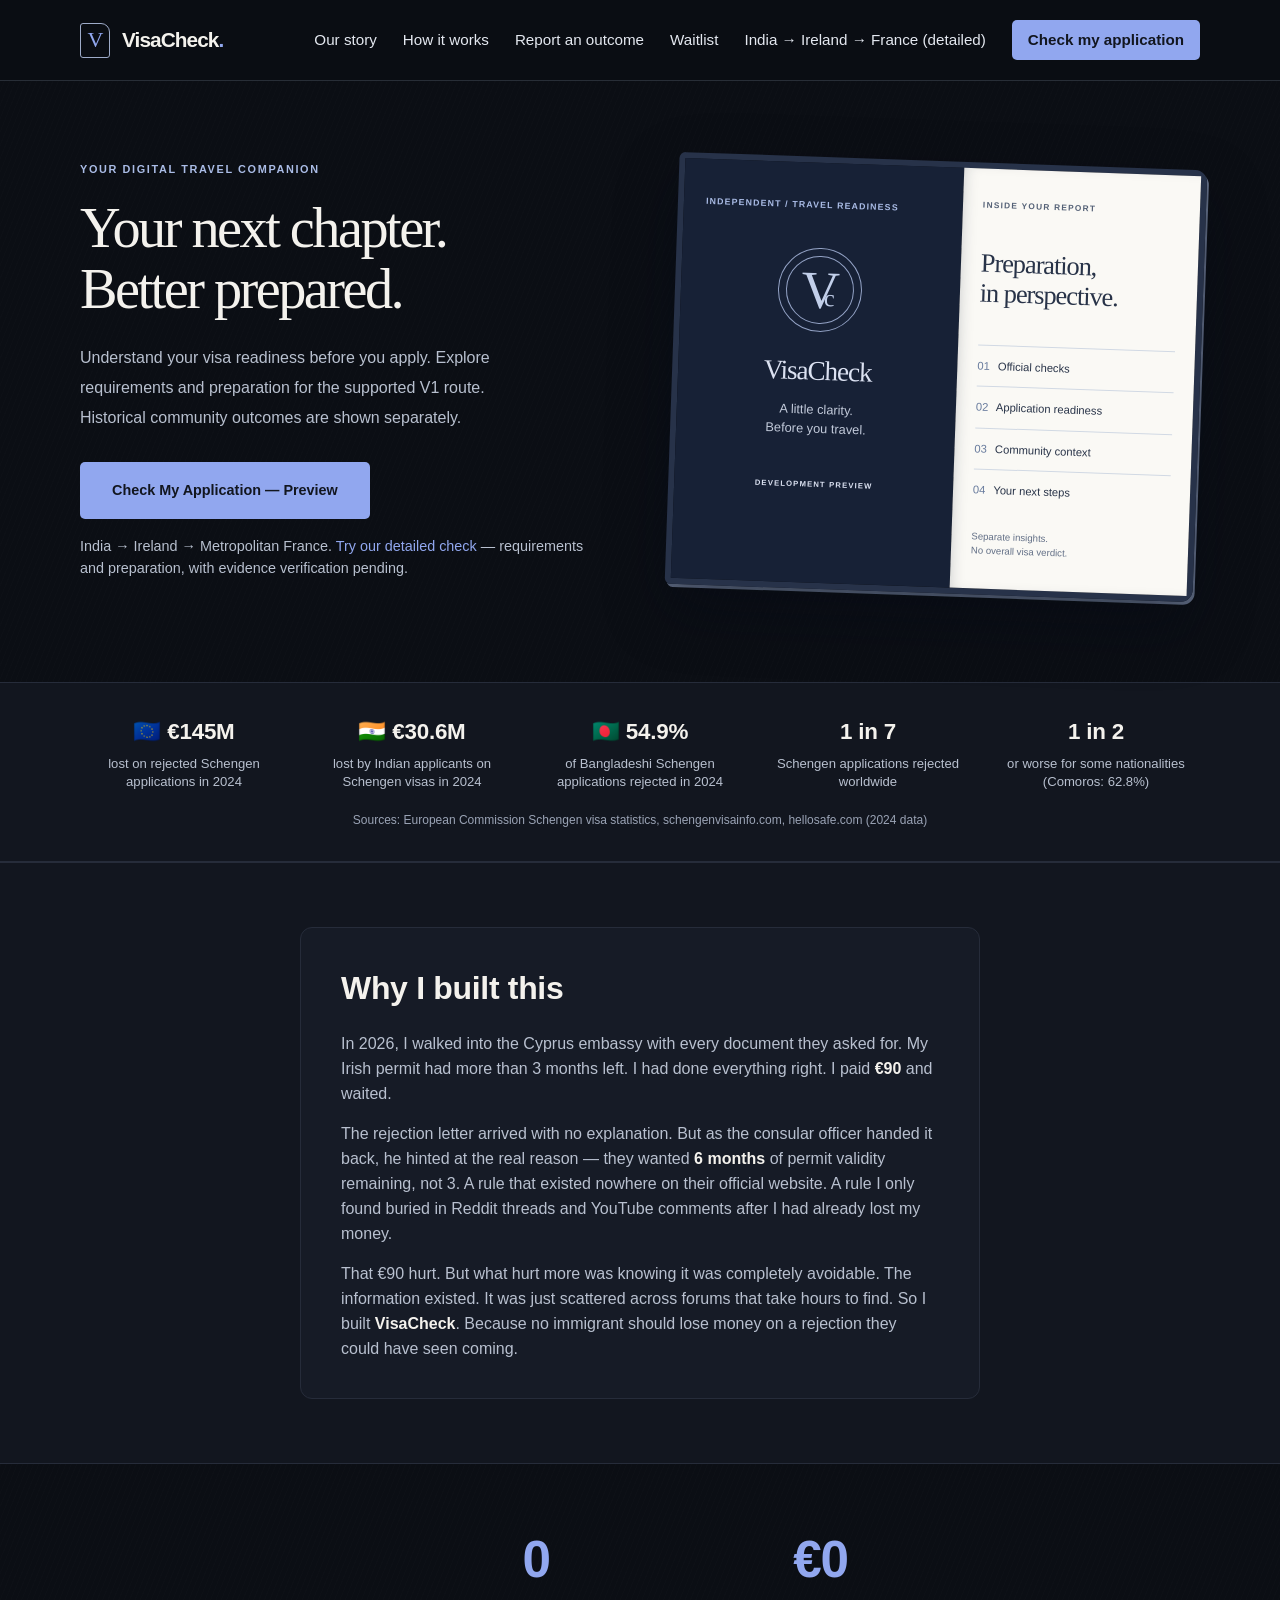
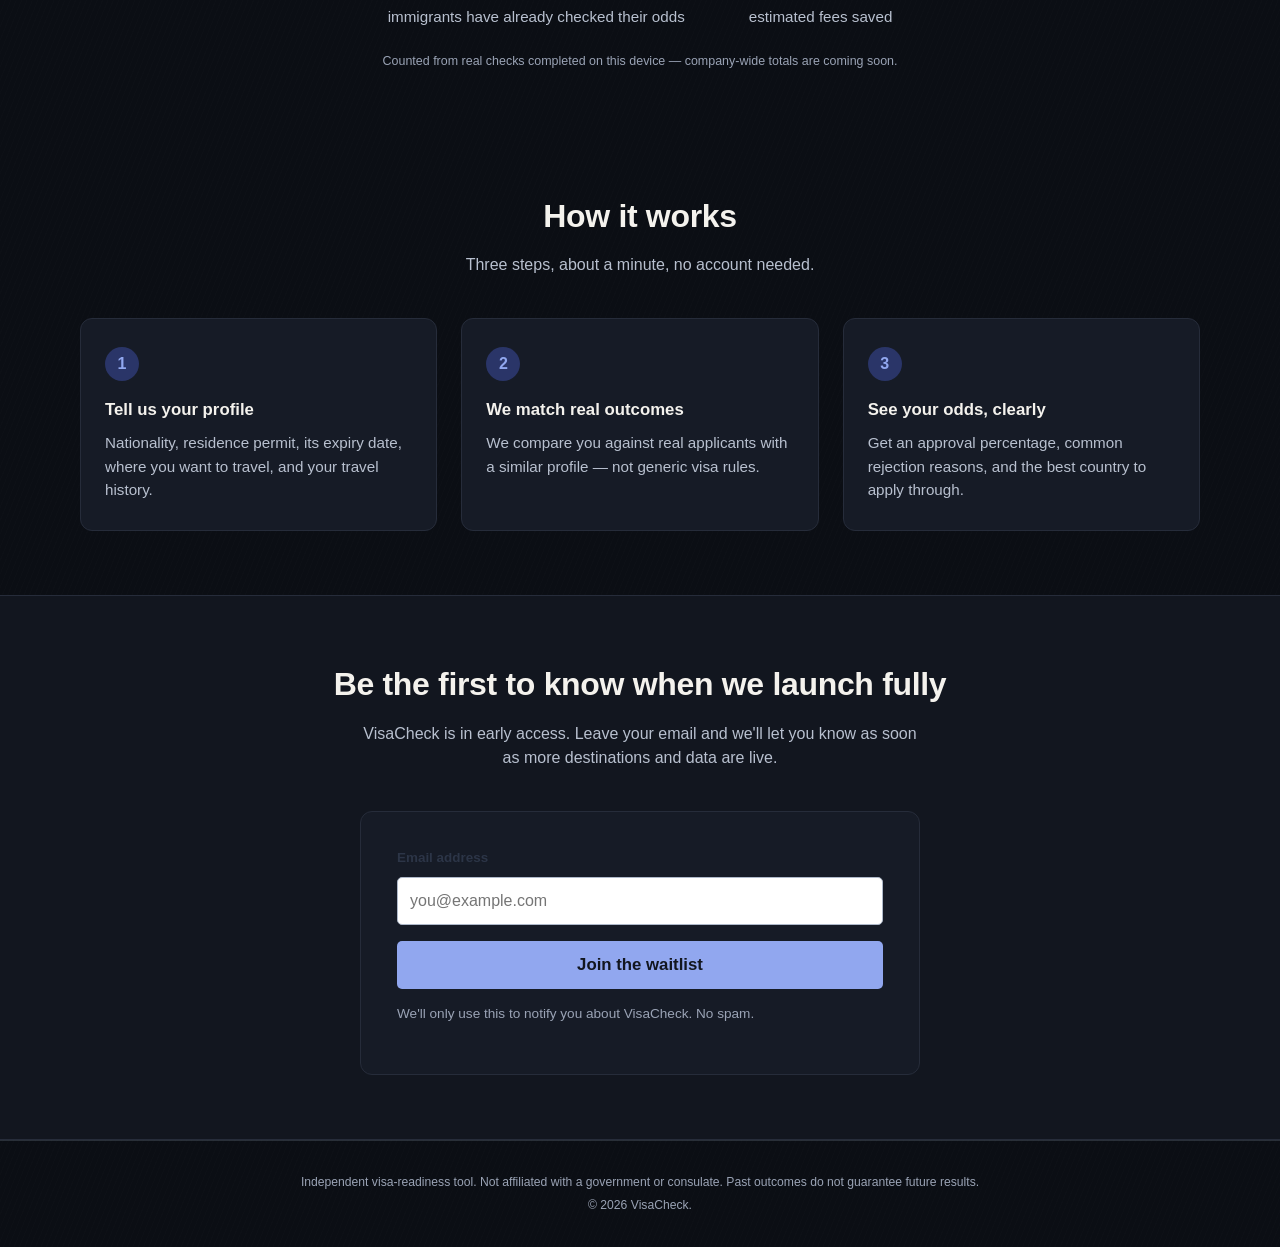
<file: index.html>
<!DOCTYPE html>
<html lang="en">
<head>
<meta charset="UTF-8">
<meta name="viewport" content="width=device-width, initial-scale=1.0">
<title>VisaCheck — Understand your visa readiness</title>
<meta name="description" content="Understand your visa readiness before you apply. Explore VisaCheck's independent development preview for requirements, preparation and separate community context.">
<link rel="stylesheet" href="css/style.css">
<link rel="stylesheet" href="css/passport-experiment.css">
</head>
<body class="passport-experiment passport-home">

<nav class="nav">
  <div class="wrap">
    <a href="index.html" class="brand"><span class="brand-mark" aria-hidden="true">V</span>VisaCheck<span class="dot">.</span></a>
    <div class="nav-links">
      <a href="#story">Our story</a>
      <a href="#how-it-works">How it works</a>
      <a href="report.html">Report an outcome</a>
      <a href="#waitlist">Waitlist</a>
      <a href="check.html">India → Ireland → France (detailed)</a>
      <a href="check.html" class="btn-nav">Check my application</a>
    </div>
  </div>
</nav>

<section class="hero">
  <div class="wrap home-intro">
    <div class="home-copy"><p class="eyebrow">Your digital travel companion</p><h1>Your next chapter.<br>Better prepared.</h1>
    <p class="lede">
      Understand your visa readiness before you apply. Explore requirements and preparation for the supported V1 route.
      Historical community outcomes are shown separately.
    </p>
    <a href="check.html" class="btn-primary btn-large">Check My Application — Preview</a>
    <p style="margin-top:16px; font-size:0.9rem; color:var(--text-dim);">
      India → Ireland → Metropolitan France.
      <a href="check.html">Try our detailed check</a> — requirements and preparation, with evidence verification pending.
    </p></div>
    <div class="home-book" aria-label="VisaCheck independent travel-readiness preview"><div class="home-book-cover"><span class="eyebrow">Independent / travel readiness</span><span class="book-monogram" aria-hidden="true">V<span>c</span></span><h2>VisaCheck</h2><p>A little clarity.<br>Before you travel.</p><span class="cover-edition">DEVELOPMENT PREVIEW</span></div><div class="home-book-page"><p class="eyebrow">Inside your report</p><h3>Preparation,<br>in perspective.</h3><p><span>01</span> Official checks</p><p><span>02</span> Application readiness</p><p><span>03</span> Community context</p><p><span>04</span> Your next steps</p><small>Separate insights.<br>No overall visa verdict.</small></div></div>
  </div>
</section>

<section class="stats-bar">
  <div class="wrap">
    <div class="stats-row">
      <div class="stat-item">
        <div class="stat-value">🇪🇺 €145M</div>
        <div class="stat-label">lost on rejected Schengen applications in 2024</div>
      </div>
      <div class="stat-item">
        <div class="stat-value">🇮🇳 €30.6M</div>
        <div class="stat-label">lost by Indian applicants on Schengen visas in 2024</div>
      </div>
      <div class="stat-item">
        <div class="stat-value">🇧🇩 54.9%</div>
        <div class="stat-label">of Bangladeshi Schengen applications rejected in 2024</div>
      </div>
      <div class="stat-item">
        <div class="stat-value">1 in 7</div>
        <div class="stat-label">Schengen applications rejected worldwide</div>
      </div>
      <div class="stat-item">
        <div class="stat-value">1 in 2</div>
        <div class="stat-label">or worse for some nationalities (Comoros: 62.8%)</div>
      </div>
    </div>
    <p class="stats-source">Sources: European Commission Schengen visa statistics, schengenvisainfo.com, hellosafe.com (2024 data)</p>
  </div>
</section>

<section class="alt" id="story">
  <div class="wrap">
    <div class="story">
      <h2>Why I built this</h2>
      <p>
        In 2026, I walked into the Cyprus embassy with every document they asked for.
        My Irish permit had more than 3 months left. I had done everything right. I
        paid <span class="highlight">€90</span> and waited.
      </p>
      <p>
        The rejection letter arrived with no explanation. But as the consular officer
        handed it back, he hinted at the real reason — they wanted
        <span class="highlight">6 months</span> of permit validity remaining, not 3.
        A rule that existed nowhere on their official website. A rule I only found
        buried in Reddit threads and YouTube comments after I had already lost my money.
      </p>
      <p>
        That €90 hurt. But what hurt more was knowing it was completely avoidable.
        The information existed. It was just scattered across forums that take hours
        to find. So I built <span class="highlight">VisaCheck</span>. Because no
        immigrant should lose money on a rejection they could have seen coming.
      </p>
    </div>
  </div>
</section>

<section class="counters">
  <div class="wrap">
    <div class="counters-row">
      <div class="counter-item">
        <div class="counter-value" id="counter-checks">0</div>
        <div class="counter-label">immigrants have already checked their odds</div>
      </div>
      <div class="counter-item">
        <div class="counter-value" id="counter-savings">€0</div>
        <div class="counter-label">estimated fees saved</div>
      </div>
    </div>
    <p class="counters-note">Counted from real checks completed on this device — company-wide totals are coming soon.</p>
  </div>
</section>

<section id="how-it-works">
  <div class="wrap">
    <h2>How it works</h2>
    <p class="section-sub">Three steps, about a minute, no account needed.</p>
    <div class="steps">
      <div class="step">
        <div class="num">1</div>
        <h3>Tell us your profile</h3>
        <p>Nationality, residence permit, its expiry date, where you want to travel, and your travel history.</p>
      </div>
      <div class="step">
        <div class="num">2</div>
        <h3>We match real outcomes</h3>
        <p>We compare you against real applicants with a similar profile — not generic visa rules.</p>
      </div>
      <div class="step">
        <div class="num">3</div>
        <h3>See your odds, clearly</h3>
        <p>Get an approval percentage, common rejection reasons, and the best country to apply through.</p>
      </div>
    </div>
  </div>
</section>

<section class="alt" id="waitlist">
  <div class="wrap">
    <h2>Be the first to know when we launch fully</h2>
    <p class="section-sub">
      VisaCheck is in early access. Leave your email and we'll let you know as soon
      as more destinations and data are live.
    </p>
    <div class="waitlist-card">
      <form id="waitlist-form">
        <div class="form-row">
          <label for="wl-email">Email address</label>
          <input type="email" id="wl-email" name="email" required placeholder="you@example.com">
        </div>
        <button type="submit" class="btn-primary" style="width:100%;">Join the waitlist</button>
        <p class="form-note">We'll only use this to notify you about VisaCheck. No spam.</p>
        <div class="form-success" id="wl-success">You're on the list — thanks! We'll be in touch.</div>
        <div class="form-error" id="wl-error">Something went wrong. Please try again in a moment.</div>
      </form>
    </div>
  </div>
</section>

<footer>
  <div class="wrap">
    Independent visa-readiness tool. Not affiliated with a government or consulate. Past outcomes do not guarantee future results.
    <br>© 2026 VisaCheck.
  </div>
</footer>

<script src="js/waitlist.js"></script>
<script src="js/counters.js"></script>
</body>
</html>
</file>
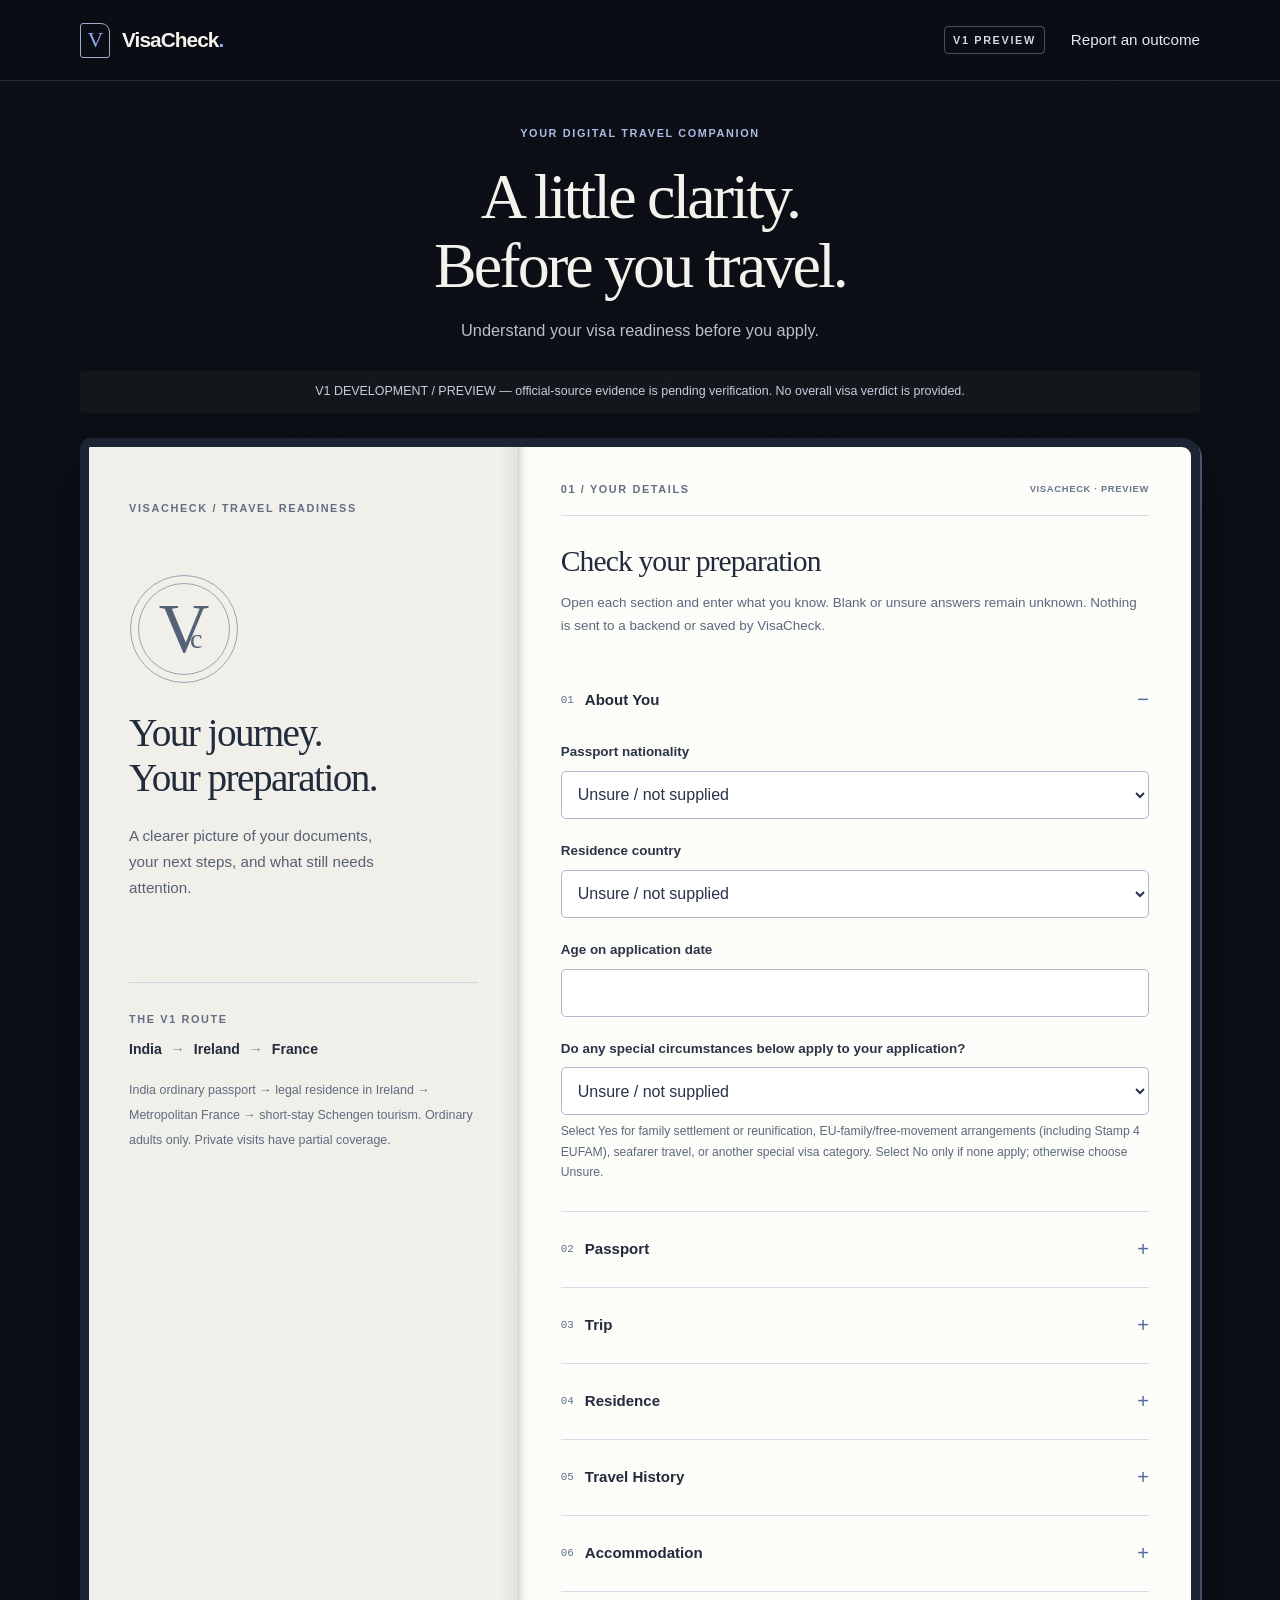
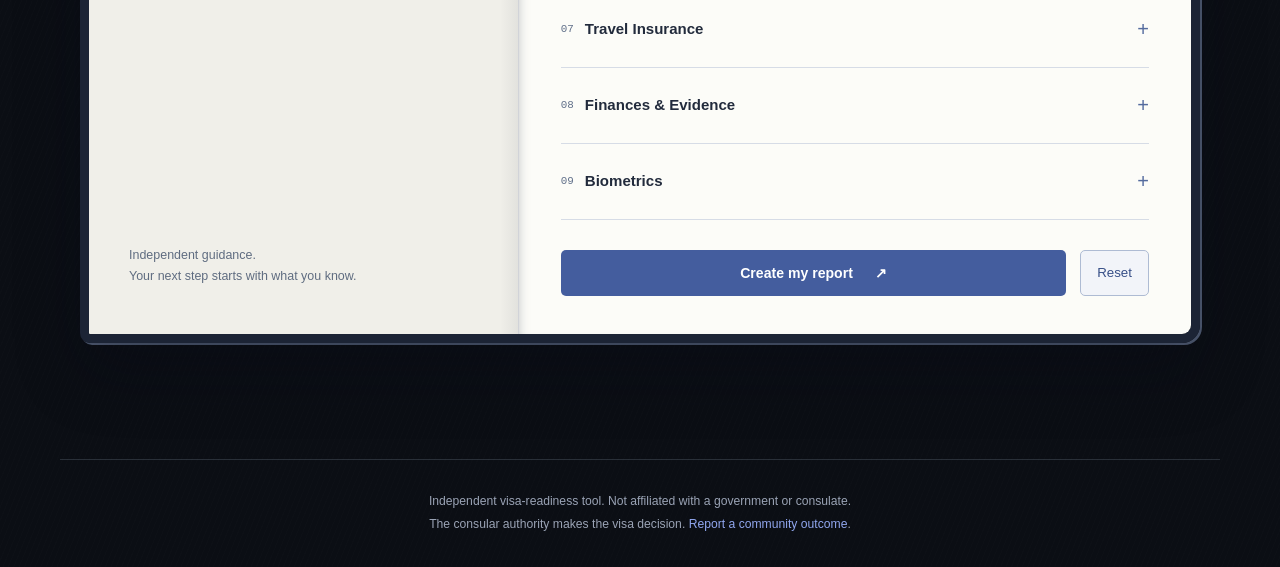
<file: check.html>
<!DOCTYPE html>
<html lang="en"><head><meta charset="UTF-8"><meta name="viewport" content="width=device-width, initial-scale=1"><title>VisaCheck — V1 checker preview</title><link rel="stylesheet" href="css/style.css"><link rel="stylesheet" href="css/v1-checker.css"><link rel="stylesheet" href="css/passport-experiment.css"></head>
<body class="passport-experiment"><a class="skip-link" href="#check-form">Skip to questionnaire</a><nav class="nav"><div class="wrap"><a class="brand" href="index.html"><span class="brand-mark" aria-hidden="true">V</span>VisaCheck<span class="dot">.</span></a><div class="nav-links"><span class="preview-tag">V1 preview</span><a href="report.html">Report an outcome</a></div></div></nav>
<main class="wrap v1-checker"><header class="checker-intro"><p class="eyebrow">Your digital travel companion</p><h1>A little clarity.<br>Before you travel.</h1><p class="intro-lede">Understand your visa readiness before you apply.</p></header>
<p class="preview-notice">V1 DEVELOPMENT / PREVIEW — official-source evidence is pending verification. No overall visa verdict is provided.</p>
<div class="passport-book"><aside class="book-intro"><div class="book-imprint"><span class="eyebrow">VisaCheck / travel readiness</span><span class="book-monogram" aria-hidden="true">V<span>c</span></span><h2>Your journey.<br>Your preparation.</h2><p>A clearer picture of your documents, your next steps, and what still needs attention.</p></div><div class="book-route"><span class="eyebrow">The V1 route</span><p>India <span aria-hidden="true">→</span> Ireland <span aria-hidden="true">→</span> France</p><small>India ordinary passport → legal residence in Ireland → Metropolitan France → short-stay Schengen tourism. Ordinary adults only. Private visits have partial coverage.</small></div><p class="book-footnote">Independent guidance.<br>Your next step starts with what you know.</p></aside><div class="questionnaire-page"><div class="page-heading"><span class="eyebrow">01 / Your details</span><span class="page-edition">VisaCheck · Preview</span></div><h2>Check your preparation</h2>
<p class="questionnaire-note">Open each section and enter what you know. Blank or unsure answers remain unknown. Nothing is sent to a backend or saved by VisaCheck.</p>
<noscript>This checker needs JavaScript enabled.</noscript>
<form id="check-form" class="checker-card"><div id="form-sections"></div>
<p id="purpose-note" hidden>Some private-visit requirements are still under review, including insurance. Coverage is partial.</p>
<div class="form-actions"><button id="check-submit" type="submit" class="btn-primary">Create my report <span aria-hidden="true">↗</span></button><button type="reset">Reset</button></div></form></div></div>
<p id="form-status" role="status" aria-live="polite"></p><div id="results" tabindex="-1" hidden></div>
</main><footer class="wrap">Independent visa-readiness tool. Not affiliated with a government or consulate.<br>The consular authority makes the visa decision. <a href="report.html">Report a community outcome</a>.</footer>
<script src="js/csv-parse.js"></script>
<script src="js/outcome-data.js"></script>
<script src="js/match.js"></script>
<script src="js/rules/applicant-facts.js"></script>
<script src="js/rules/evaluators.js"></script>
<script src="js/rules/engine.js"></script>
<script src="js/rules/resolver.js"></script>
<script src="js/rules/reference-lookup.js"></script>
<script src="js/rules/baseline-classifier.js"></script>
<script src="js/rules/document-readiness.js"></script>
<script src="js/rules/return-diagnostic.js"></script>
<script src="js/rules/application-procedure.js"></script>
<script src="js/v1-form-fields.js"></script>
<script src="js/rules/v1-form-adapter.js"></script>
<script src="js/rules/assessment.js"></script>
<script src="js/rules/assessment-adapter.js"></script>
<script src="js/rules/runtime-release.js"></script>
<script src="js/rules/v1-integration.js"></script>
<script src="js/v1-report.js"></script>
<script src="js/country-options.js"></script>
<script src="js/rules/material-questions.js"></script>
<script src="js/checker.js"></script>
</body></html>
</file>
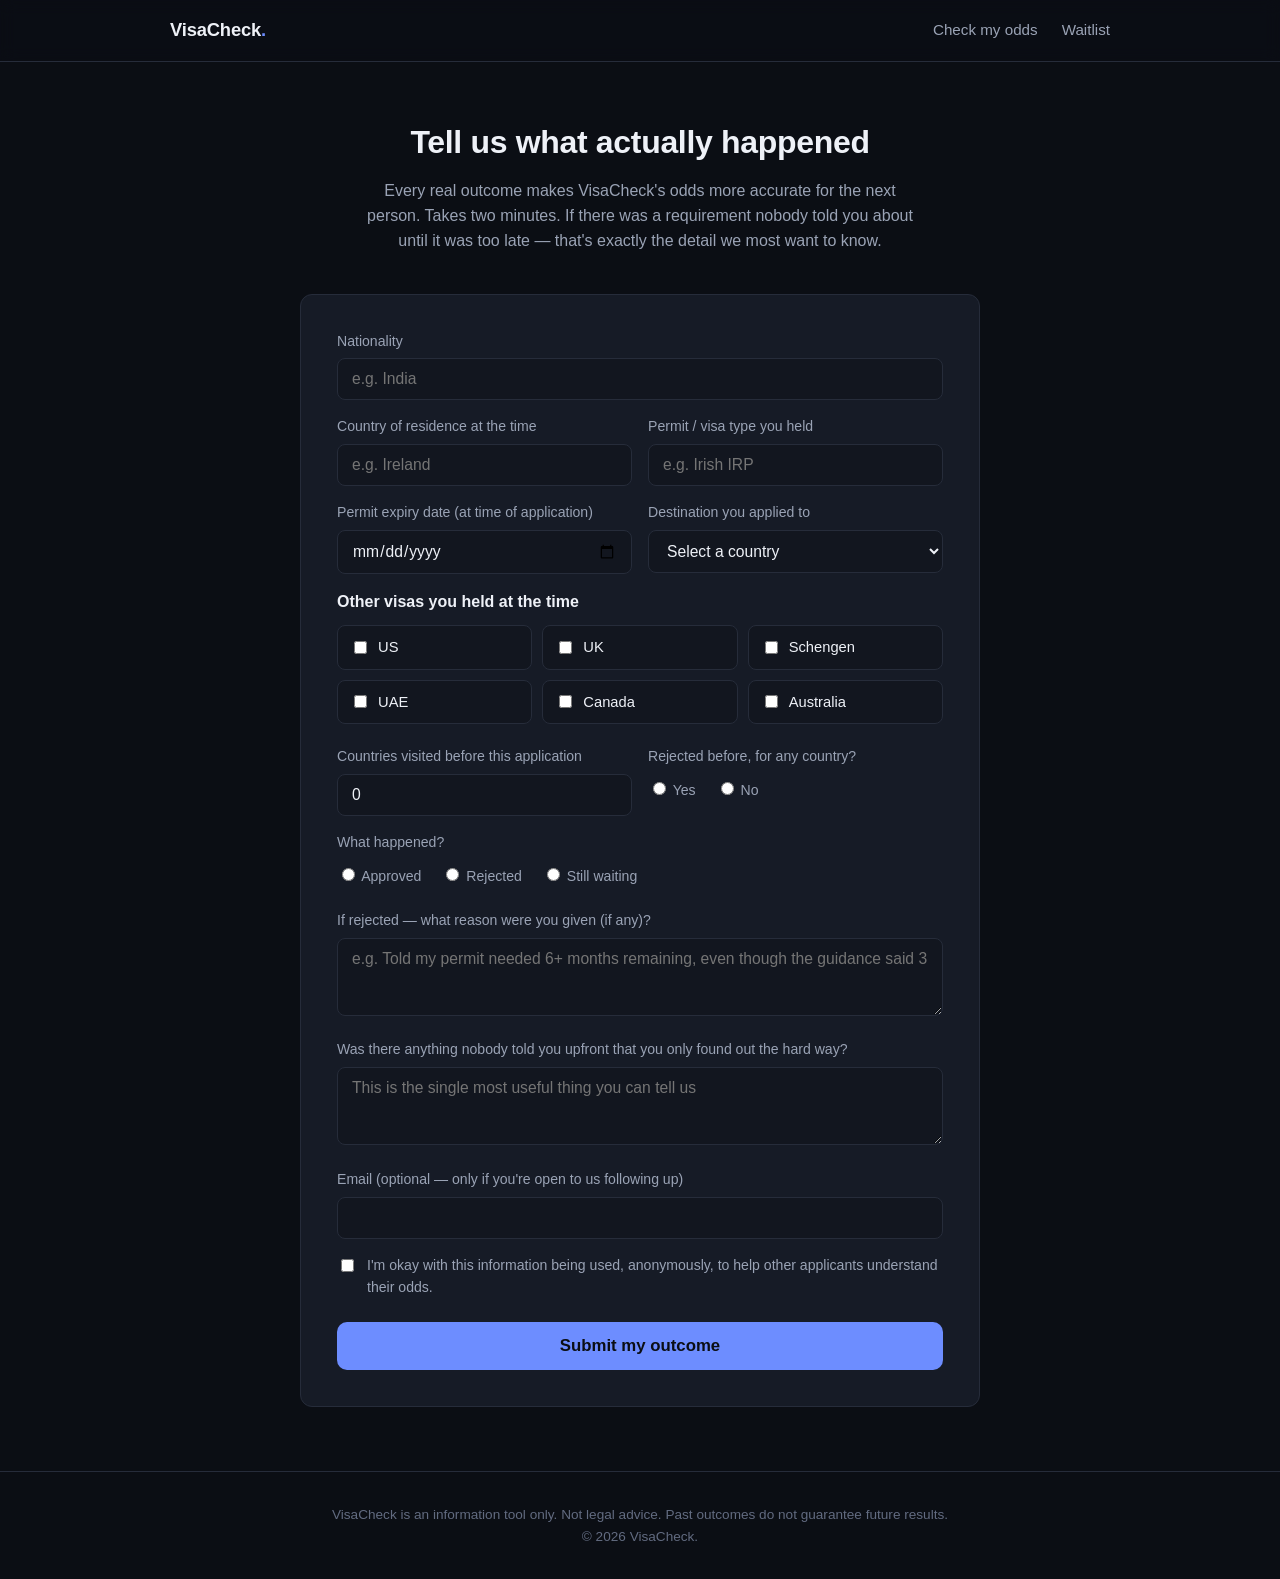
<file: report.html>
<!DOCTYPE html>
<html lang="en">
<head>
<meta charset="UTF-8">
<meta name="viewport" content="width=device-width, initial-scale=1.0">
<title>Report your outcome — VisaCheck</title>
<link rel="stylesheet" href="css/style.css">
</head>
<body>

<nav class="nav">
  <div class="wrap">
    <a href="index.html" class="brand">VisaCheck<span class="dot">.</span></a>
    <div class="nav-links">
      <a href="check.html">Check my odds</a>
      <a href="index.html#waitlist">Waitlist</a>
    </div>
  </div>
</nav>

<section style="padding-top:56px;">
  <div class="wrap">
    <h2>Tell us what actually happened</h2>
    <p class="section-sub">
      Every real outcome makes VisaCheck's odds more accurate for the next person.
      Takes two minutes. If there was a requirement nobody told you about until it was
      too late — that's exactly the detail we most want to know.
    </p>

    <div class="checker-card">
      <form id="report-form">

        <div class="form-row">
          <label for="r-nationality">Nationality</label>
          <input type="text" id="r-nationality" name="nationality" placeholder="e.g. India" required>
        </div>

        <div class="two-col">
          <div class="form-row">
            <label for="r-residence">Country of residence at the time</label>
            <input type="text" id="r-residence" name="residence" placeholder="e.g. Ireland" required>
          </div>
          <div class="form-row">
            <label for="r-permit-type">Permit / visa type you held</label>
            <input type="text" id="r-permit-type" name="permit-type" placeholder="e.g. Irish IRP" required>
          </div>
        </div>

        <div class="two-col">
          <div class="form-row">
            <label for="r-permit-expiry">Permit expiry date (at time of application)</label>
            <input type="date" id="r-permit-expiry" name="permit-expiry" required>
          </div>
          <div class="form-row">
            <label for="r-destination">Destination you applied to</label>
            <select id="r-destination" name="destination" required>
              <option value="">Select a country</option>
              <optgroup label="Schengen area">
                <option>Cyprus</option>
                <option>France</option>
                <option>Germany</option>
                <option>Netherlands</option>
                <option>Greece</option>
                <option>Portugal</option>
                <option>Italy</option>
                <option>Spain</option>
                <option>Switzerland</option>
                <option>Czechia</option>
                <option>Hungary</option>
                <option>Poland</option>
                <option>Croatia</option>
                <option>Belgium</option>
                <option>Austria</option>
                <option>Denmark</option>
                <option>Norway</option>
              </optgroup>
              <optgroup label="Other">
                <option>United Kingdom</option>
                <option>United States</option>
                <option>Canada</option>
                <option>Australia</option>
                <option>UAE</option>
                <option>Saudi Arabia</option>
                <option>Philippines</option>
                <option>Ireland</option>
                <option value="__other__">Other (type below)</option>
              </optgroup>
            </select>
          </div>
        </div>

        <div class="form-row" id="r-destination-other-row" style="display:none;">
          <label for="r-destination-other">Destination (please specify)</label>
          <input type="text" id="r-destination-other" name="destination-other">
        </div>

        <fieldset>
          <legend>Other visas you held at the time</legend>
          <div class="checkbox-grid">
            <label class="checkbox-item"><input type="checkbox" name="other-visas" value="US"> US</label>
            <label class="checkbox-item"><input type="checkbox" name="other-visas" value="UK"> UK</label>
            <label class="checkbox-item"><input type="checkbox" name="other-visas" value="Schengen"> Schengen</label>
            <label class="checkbox-item"><input type="checkbox" name="other-visas" value="UAE"> UAE</label>
            <label class="checkbox-item"><input type="checkbox" name="other-visas" value="Canada"> Canada</label>
            <label class="checkbox-item"><input type="checkbox" name="other-visas" value="Australia"> Australia</label>
          </div>
        </fieldset>

        <div class="two-col">
          <div class="form-row">
            <label for="r-countries-visited">Countries visited before this application</label>
            <input type="number" id="r-countries-visited" name="countries-visited" min="0" value="0" required>
          </div>
          <div class="form-row">
            <label>Rejected before, for any country?</label>
            <div class="radio-row" style="margin-top:11px;">
              <label class="radio-item"><input type="radio" name="prior-rejection" value="Yes" required> Yes</label>
              <label class="radio-item"><input type="radio" name="prior-rejection" value="No"> No</label>
            </div>
          </div>
        </div>

        <div class="form-row">
          <label>What happened?</label>
          <div class="radio-row" style="margin-top:11px; flex-wrap:wrap;">
            <label class="radio-item"><input type="radio" name="outcome" value="Approved" required> Approved</label>
            <label class="radio-item"><input type="radio" name="outcome" value="Rejected"> Rejected</label>
            <label class="radio-item"><input type="radio" name="outcome" value="Pending"> Still waiting</label>
          </div>
        </div>

        <div class="form-row">
          <label for="r-reason">If rejected — what reason were you given (if any)?</label>
          <textarea id="r-reason" name="reason" rows="3" placeholder="e.g. Told my permit needed 6+ months remaining, even though the guidance said 3"></textarea>
        </div>

        <div class="form-row">
          <label for="r-unsaid">Was there anything nobody told you upfront that you only found out the hard way?</label>
          <textarea id="r-unsaid" name="unsaid-rule" rows="3" placeholder="This is the single most useful thing you can tell us"></textarea>
        </div>

        <div class="form-row">
          <label for="r-email">Email (optional — only if you're open to us following up)</label>
          <input type="email" id="r-email" name="email">
        </div>

        <div class="form-row" style="display:flex; align-items:flex-start; gap:10px;">
          <input type="checkbox" id="r-consent" name="consent" required style="width:auto; margin-top:4px;">
          <label for="r-consent" style="margin:0;">
            I'm okay with this information being used, anonymously, to help other applicants understand their odds.
          </label>
        </div>

        <button type="submit" class="btn-primary" style="width:100%; margin-top:8px;">Submit my outcome</button>
        <div class="form-success" id="report-success">Thank you — this genuinely helps the next applicant.</div>
        <div class="form-error" id="report-error">Something went wrong. Please try again in a moment.</div>
      </form>
    </div>
  </div>
</section>

<footer>
  <div class="wrap">
    VisaCheck is an information tool only. Not legal advice. Past outcomes do not guarantee future results.
    <br>© 2026 VisaCheck.
  </div>
</footer>

<script src="js/report.js"></script>
</body>
</html>
</file>
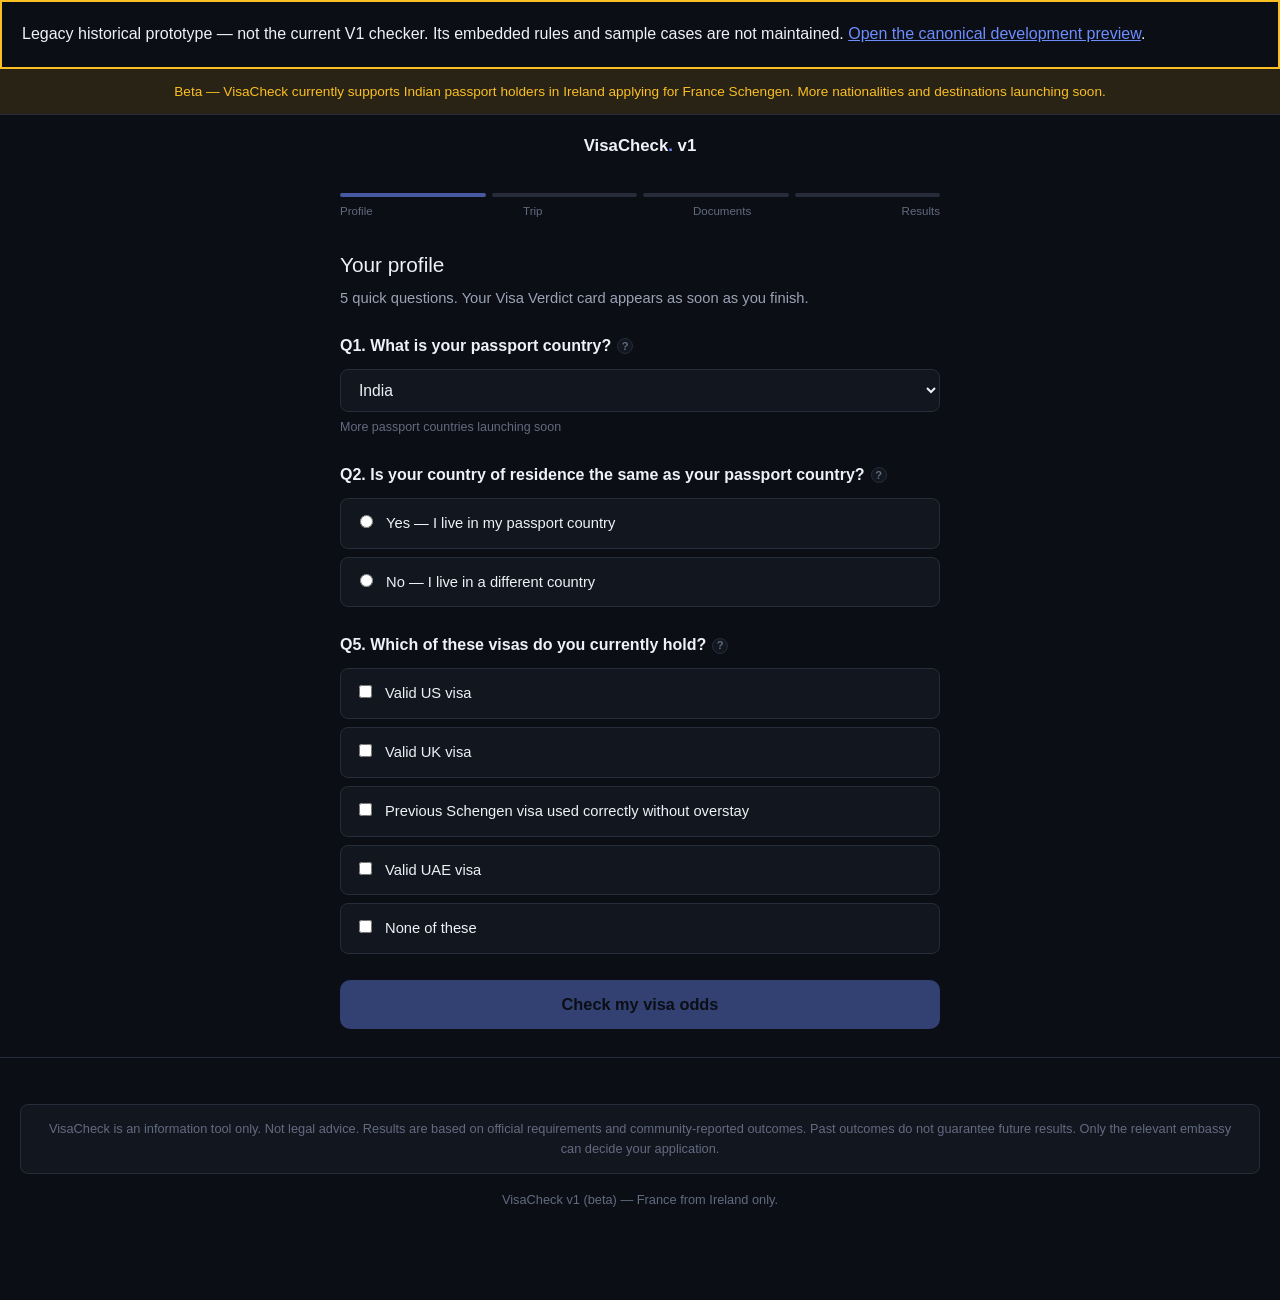
<file: visacheck-v1.html>
<!DOCTYPE html>
<html lang="en">
<head>
<meta charset="UTF-8">
<meta name="viewport" content="width=device-width, initial-scale=1.0">
<title>VisaCheck v1 — France from Ireland</title>
<style>
:root {
  --bg: #0b0e14; --bg-elevated: #12161f; --bg-card: #161b26; --border: #262c3a;
  --text: #eef1f7; --text-dim: #9aa3b5; --text-faint: #626b80;
  --accent: #6d8dff; --accent-dim: #2a3568;
  --green: #34d399; --green-bg: rgba(52,211,153,.12);
  --amber: #fbbf24; --amber-bg: rgba(251,191,36,.12);
  --orange: #fb923c; --orange-bg: rgba(251,146,60,.14);
  --red: #f87171; --red-bg: rgba(248,113,113,.12);
  --radius: 12px; --max-width: 640px;
}
* { box-sizing: border-box; }
html { scroll-behavior: smooth; }
body { margin:0; background:var(--bg); color:var(--text); font-family:-apple-system,BlinkMacSystemFont,"Segoe UI",Inter,Roboto,Helvetica,Arial,sans-serif; line-height:1.55; padding-bottom:60px; }
.wrap { max-width:var(--max-width); margin:0 auto; padding:0 20px; }
a { color:var(--accent); }
h1,h2,h3 { letter-spacing:-0.01em; margin:0 0 10px; }
.section-title { font-size:1.3rem; margin-bottom:6px; }
.section-sub { color:var(--text-dim); font-size:0.92rem; margin:0 0 24px; }

/* Beta banner */
.beta-banner { background:var(--amber-bg); color:var(--amber); border-bottom:1px solid var(--border); padding:12px 20px; font-size:0.85rem; text-align:center; }

/* Progress */
.progress-track { display:flex; gap:6px; padding:16px 20px 0; max-width:var(--max-width); margin:0 auto; }
.progress-step { flex:1; height:4px; border-radius:4px; background:var(--border); }
.progress-step.done { background:var(--accent); }
.progress-step.current { background:var(--accent); opacity:0.6; }
.progress-labels { display:flex; justify-content:space-between; max-width:var(--max-width); margin:6px auto 0; padding:0 20px; font-size:0.72rem; color:var(--text-faint); }

nav.top { padding:18px 0; text-align:center; font-weight:800; font-size:1.05rem; }
nav.top .dot { color:var(--accent); }

.wizard-section { padding:28px 0; border-bottom:1px solid var(--border); }
.wizard-section[hidden] { display:none; }

.q { margin-bottom:26px; }
.q-label { display:flex; align-items:center; gap:6px; font-weight:600; margin-bottom:10px; }
.tip { position:relative; display:inline-flex; align-items:center; justify-content:center; width:16px; height:16px; border-radius:50%; background:var(--bg-elevated); border:1px solid var(--border); color:var(--text-faint); font-size:0.7rem; cursor:help; }
.tip:hover .tip-body, .tip:focus .tip-body { display:block; }
.tip-body { display:none; position:absolute; bottom:22px; left:50%; transform:translateX(-50%); width:220px; background:var(--bg-card); border:1px solid var(--border); border-radius:8px; padding:10px 12px; font-size:0.78rem; color:var(--text-dim); font-weight:400; z-index:5; }

select, input[type=text], input[type=date], input[type=number], input[type=email] {
  width:100%; background:var(--bg-elevated); border:1px solid var(--border); color:var(--text);
  padding:11px 14px; border-radius:8px; font-size:0.98rem; font-family:inherit;
}
select:focus, input:focus { outline:none; border-color:var(--accent); }
select:disabled, option:disabled { color:var(--text-faint); }

.radio-card, .check-card {
  display:flex; align-items:flex-start; gap:10px; padding:13px 14px; background:var(--bg-elevated);
  border:1px solid var(--border); border-radius:8px; margin-bottom:8px; cursor:pointer; font-size:0.92rem;
}
.radio-card:hover, .check-card:hover { border-color:var(--accent); }
.radio-card input, .check-card input { margin-top:3px; width:auto; flex-shrink:0; }
.radio-card.selected, .check-card.selected { border-color:var(--accent); background:var(--accent-dim); }

.coming-soon-note { font-size:0.78rem; color:var(--text-faint); margin-top:6px; }
.inline-note { background:var(--bg-elevated); border:1px solid var(--border); border-radius:8px; padding:12px 14px; font-size:0.85rem; color:var(--text-dim); margin-top:10px; }

.two-col { display:grid; grid-template-columns:1fr 1fr; gap:14px; }
@media (max-width:520px){ .two-col{grid-template-columns:1fr;} }

.btn-primary { display:block; width:100%; background:var(--accent); color:#0b0e14; font-weight:700; font-size:1.02rem; padding:15px 20px; border-radius:10px; border:none; cursor:pointer; text-align:center; }
.btn-primary:hover { opacity:.92; }
.btn-primary:disabled { opacity:.4; cursor:not-allowed; }

.warning-box { border-radius:8px; padding:13px 15px; font-size:0.88rem; margin-top:10px; }
.warning-box.red { background:var(--red-bg); color:var(--red); }
.warning-box.amber { background:var(--amber-bg); color:var(--amber); }
.warning-box.info { background:var(--bg-elevated); color:var(--text-dim); border:1px solid var(--border); }

/* Verdict card */
.verdict-card { border-radius:20px; padding:36px 24px; text-align:center; color:#fff; margin:20px 0 14px; box-shadow:0 20px 60px -20px rgba(0,0,0,.5); }
.verdict-card.theme-red { background:linear-gradient(160deg,#b91c1c,#450a0a); }
.verdict-card.theme-orange { background:linear-gradient(160deg,#ea580c,#7c2d12); }
.verdict-card.theme-amber { background:linear-gradient(160deg,#ca8a04,#713f12); }
.verdict-card.theme-green { background:linear-gradient(160deg,#16a34a,#14532d); }
.verdict-kicker { font-size:0.8rem; font-weight:700; letter-spacing:.14em; text-transform:uppercase; opacity:.8; margin-bottom:16px; }
.verdict-pct { font-size:clamp(3.6rem,20vw,7rem); font-weight:900; line-height:1; letter-spacing:-.02em; margin-bottom:14px; }
.verdict-confidence { font-size:0.85rem; opacity:.9; max-width:380px; margin:0 auto 18px; }
.verdict-message { font-size:1.05rem; font-weight:600; max-width:420px; margin:0 auto; line-height:1.4; }

.btn-share { display:block; width:100%; background:var(--accent); color:#0b0e14; font-weight:700; font-size:1rem; padding:14px 18px; border-radius:10px; border:none; cursor:pointer; margin-bottom:8px; }
.share-status { font-size:0.85rem; color:var(--text-dim); text-align:center; margin-bottom:18px; }

.result-block { padding:24px 0; border-bottom:1px solid var(--border); }
.result-block h3 { font-size:1rem; margin-bottom:12px; }
.factor-list { list-style:none; margin:0; padding:0; }
.factor-list li { display:flex; gap:10px; padding:9px 0; font-size:0.9rem; border-bottom:1px solid var(--border); }
.factor-list li:last-child { border-bottom:none; }
.factor-icon { flex-shrink:0; }

.hidden-rule { background:var(--amber-bg); border:1px solid rgba(251,191,36,.3); border-radius:10px; padding:14px 16px; margin-bottom:12px; }
.hidden-rule strong { color:var(--amber); display:block; margin-bottom:4px; font-size:0.85rem; }
.hidden-rule p { margin:0; font-size:0.88rem; color:var(--text); }
.source-cite { font-size:0.72rem; color:var(--text-faint); margin-top:6px; }

.checklist-item { display:flex; gap:12px; padding:12px 0; border-bottom:1px solid var(--border); }
.checklist-item:last-child { border-bottom:none; }
.checklist-status { flex-shrink:0; width:22px; height:22px; border-radius:50%; display:flex; align-items:center; justify-content:center; font-size:0.75rem; font-weight:700; }
.checklist-status.pass { background:var(--green-bg); color:var(--green); }
.checklist-status.fail { background:var(--red-bg); color:var(--red); }
.checklist-status.action { background:var(--amber-bg); color:var(--amber); }
.checklist-status.info { background:var(--bg-elevated); color:var(--text-faint); }
.checklist-body strong { display:block; font-size:0.92rem; }
.checklist-body p { margin:2px 0 0; font-size:0.85rem; color:var(--text-dim); }
.checklist-body .next-action { font-size:0.83rem; color:var(--amber); margin-top:4px; }

.case-card { background:var(--bg-card); border:1px solid var(--border); border-radius:10px; padding:16px 18px; margin-bottom:12px; }
.case-card .case-outcome { font-weight:700; font-size:0.85rem; margin-bottom:6px; }
.case-card .case-outcome.approved { color:var(--green); }
.case-card .case-outcome.rejected { color:var(--red); }
.case-card p { margin:4px 0; font-size:0.85rem; color:var(--text-dim); }

.timeline-item { display:flex; gap:14px; padding:12px 0; border-bottom:1px solid var(--border); }
.timeline-item:last-child { border-bottom:none; }
.timeline-date { flex-shrink:0; width:110px; font-weight:700; font-size:0.85rem; color:var(--accent); }
.timeline-label { font-size:0.9rem; color:var(--text-dim); }

.embassy-card { background:var(--bg-card); border:1px solid var(--border); border-radius:10px; padding:18px 20px; }
.embassy-card p { margin:6px 0; font-size:0.9rem; }
.embassy-card .label { color:var(--text-faint); font-size:0.78rem; text-transform:uppercase; letter-spacing:.06em; }

.outcome-buttons { display:flex; flex-direction:column; gap:10px; margin-bottom:10px; }
.btn-outcome { padding:15px 18px; border-radius:10px; font-weight:700; font-size:0.95rem; cursor:pointer; border:1px solid var(--border); background:var(--bg-elevated); color:var(--text); }
.btn-outcome-approved:hover { border-color:var(--green); color:var(--green); }
.btn-outcome-rejected:hover { border-color:var(--red); color:var(--red); }
.outcome-thanks { background:var(--green-bg); color:var(--green); padding:14px 16px; border-radius:8px; font-size:0.9rem; }

.email-capture { display:flex; gap:8px; margin-top:10px; }
.email-capture input { flex:1; }
.email-capture button { white-space:nowrap; background:var(--accent); color:#0b0e14; font-weight:700; border:none; border-radius:8px; padding:0 18px; cursor:pointer; }

.disclaimer { font-size:0.8rem; color:var(--text-faint); background:var(--bg-elevated); border:1px solid var(--border); border-radius:8px; padding:14px 16px; margin:16px 0; }
footer { text-align:center; padding:30px 20px; color:var(--text-faint); font-size:0.8rem; }
</style>
</head>
<body>
<aside role="note" style="padding:20px;border:2px solid #fbbf24">Legacy historical prototype — not the current V1 checker. Its embedded rules and sample cases are not maintained. <a href="check.html">Open the canonical development preview</a>.</aside>

<div class="beta-banner">Beta — VisaCheck currently supports Indian passport holders in Ireland applying for France Schengen. More nationalities and destinations launching soon.</div>

<nav class="top">VisaCheck<span class="dot">.</span> v1</nav>

<div class="progress-track" id="progress-track">
  <div class="progress-step current" data-step="1"></div>
  <div class="progress-step" data-step="2"></div>
  <div class="progress-step" data-step="3"></div>
  <div class="progress-step" data-step="4"></div>
</div>
<div class="progress-labels"><span>Profile</span><span>Trip</span><span>Documents</span><span>Results</span></div>

<!-- SECTION 1: PROFILE -->
<section class="wizard-section" id="section1">
  <div class="wrap">
    <div class="section-title">Your profile</div>
    <p class="section-sub">5 quick questions. Your Visa Verdict card appears as soon as you finish.</p>

    <div class="q">
      <label class="q-label">Q1. What is your passport country?
        <span class="tip" tabindex="0">?<span class="tip-body">We ask this first because approval patterns vary enormously by nationality — it's the single biggest factor.</span></span>
      </label>
      <select id="q1-passport">
        <option value="India">India</option>
        <option value="__other__" disabled>Other nationalities — Coming soon</option>
      </select>
      <p class="coming-soon-note">More passport countries launching soon</p>
    </div>

    <div class="q">
      <label class="q-label">Q2. Is your country of residence the same as your passport country?
        <span class="tip" tabindex="0">?<span class="tip-body">Applying from your home country vs. a country where you hold a residence permit changes which documents matter most.</span></span>
      </label>
      <label class="radio-card"><input type="radio" name="q2" value="yes"> Yes — I live in my passport country</label>
      <label class="radio-card"><input type="radio" name="q2" value="no"> No — I live in a different country</label>
      <div class="inline-note" id="q2-home-note" hidden>You are applying from your home country. This affects which questions we ask.</div>
    </div>

    <div id="q3-q4-wrap" hidden>
      <div class="q">
        <label class="q-label">Q3. What is your country of residence?
          <span class="tip" tabindex="0">?<span class="tip-body">Your residence country determines which embassy handles your application and what local requirements apply.</span></span>
        </label>
        <select id="q3-residence">
          <option value="Ireland">Ireland</option>
          <option value="__other__" disabled>Other countries — Coming soon</option>
        </select>
      </div>

      <div class="q">
        <label class="q-label">Q4. What residence permit do you hold there?
          <span class="tip" tabindex="0">?<span class="tip-body">Different Irish permits carry different weight with French consular officers — some signal stronger ties than others.</span></span>
        </label>
        <select id="q4-permit">
          <option value="">Select a permit</option>
          <option value="Stamp 1">Stamp 1</option>
          <option value="Stamp 1G">Stamp 1G</option>
          <option value="Stamp 2">Stamp 2</option>
          <option value="Stamp 3">Stamp 3</option>
          <option value="Stamp 4">Stamp 4</option>
          <option value="Stamp 5">Stamp 5</option>
        </select>
        <div id="q4-critical-skills-wrap" style="margin-top:10px;" hidden>
          <label class="check-card"><input type="checkbox" id="q4-critical-skills"> This Stamp 1 is linked to a Critical Skills Employment Permit</label>
        </div>
        <div style="margin-top:14px;">
          <label class="q-label" style="font-weight:500; font-size:0.9rem;">When does your permit expire?
            <span class="tip" tabindex="0">?<span class="tip-body">Your permit expiry date is one of the most important factors in your application</span></span>
          </label>
          <input type="date" id="q4-expiry">
        </div>
      </div>
    </div>

    <div class="q">
      <label class="q-label">Q5. Which of these visas do you currently hold?
        <span class="tip" tabindex="0">?<span class="tip-body">Other visas you already hold are a strong signal to French consulates that other countries have trusted you to travel and return.</span></span>
      </label>
      <label class="check-card"><input type="checkbox" name="q5" value="US"> Valid US visa</label>
      <label class="check-card"><input type="checkbox" name="q5" value="UK"> Valid UK visa</label>
      <label class="check-card"><input type="checkbox" name="q5" value="Schengen"> Previous Schengen visa used correctly without overstay</label>
      <label class="check-card"><input type="checkbox" name="q5" value="UAE"> Valid UAE visa</label>
      <label class="check-card"><input type="checkbox" name="q5" value="None"> None of these</label>
    </div>

    <button class="btn-primary" id="btn-check-odds" disabled>Check my visa odds</button>
  </div>
</section>

<!-- VERDICT + SECTION 2/3/RESULTS all inject here -->
<div id="after-section1"></div>

<footer>
  <div class="disclaimer">
    VisaCheck is an information tool only. Not legal advice. Results are based on official requirements and
    community-reported outcomes. Past outcomes do not guarantee future results. Only the relevant embassy can
    decide your application.
  </div>
  VisaCheck v1 (beta) — France from Ireland only.
</footer>

<script>
/* ============================= STATE ============================= */
const state = {
  passport: "India",
  sameAsResidence: null,
  residence: "Ireland",
  permit: null,
  permitCriticalSkills: false,
  permitExpiry: null,
  otherVisas: [],
  departure: null,
  returnDate: null,
  mainDestination: null,
  schengenNights: null,
  schengenNightsCount: 0,
  passportPages: null,
  passportCondition: null,
  employment: null,
  employerLetter: { title:false, leave:false, letterhead:false, cro:false },
  studentEnrollment: null,
  bankStatements: null,
  funding: null,
  insurance: null,
  docConsistency: null,
};

/* ============================= DATASET (self-contained for this v1 page) ============================= */
const CASES = [
  { outcome:"Approved", permit:"Stamp 1", irpMonths:14, note:"Employed tech sector Dublin, no previous Schengen, US visa held. Approved in 11 days. Key factor: strong employment ties, US visa positive signal, IRP well within validity.", otherVisas:["US"] },
  { outcome:"Approved", permit:"Stamp 2", irpMonths:10, note:"UCD enrollment confirmed, parent sponsor with 6 months statements. Approved in 14 days. Key factor: clear student ties to Ireland, confirmed return to studies.", otherVisas:[] },
  { outcome:"Rejected", permit:"Stamp 1G", irpMonths:4, note:"No previous Schengen, no other visas. Rejected. Key factor: permit validity below the 6-month community threshold, despite meeting the official 1-month requirement.", otherVisas:[] },
  { outcome:"Approved", permit:"Stamp 4", irpMonths:22, note:"Previous Schengen used correctly, UK visa held. Approved in 9 days. Key factor: strong established Irish residence, multiple existing visas.", otherVisas:["UK","Schengen"] },
  { outcome:"Rejected", permit:"Stamp 1", irpMonths:7, note:"Consistent employment, but a sudden €8,000 deposit 2 weeks before application. Rejected. Key factor: large deposit flagged despite sufficient ongoing balance.", otherVisas:[] },
];

/* ============================= FRANCE MESSAGES ============================= */
const FRANCE_MESSAGES = {
  green: [
    "The croissants are fresh and Paris is waiting. Bon voyage. 🥐",
    "The Seine is calling your name. Pack your bags. 🗼",
    "Your table at a Parisian café is reserved. Time to book those flights. 🥂",
    "The Louvre has been expecting you. Strong odds, strong profile. 🎨",
    "Ooh la la! Paris is practically yours. Looking good. 🗼",
    "The French Alps, the Riviera, the Eiffel Tower. All within reach. Allez! 🇫🇷",
  ],
  amber: [
    "Paris is possible. The Eiffel Tower is cautiously optimistic about you. 🗼",
    "France is within reach but your application needs some attention first. 🥐",
    "The Louvre is not giving up on you just yet. Fix a few things and you are in. 🎨",
    "Halfway to Paris. A few improvements could tip the odds in your favour. 🇫🇷",
    "The French consulate is on the fence. Let us push them the right way. 🗼",
    "Bon chance! Your odds are real but a stronger application seals the deal. 🥂",
  ],
  orange: [
    "The Eiffel Tower is not going anywhere. Let us fix those odds first. 🗼",
    "Paris will wait for you. Your application needs work before you go. 🥐",
    "The French consulate has concerns. Here is how to address them. 🇫🇷",
    "Not yet but not impossible. Your profile needs strengthening before you apply. 🗼",
    "The City of Light is dimly lit for your profile right now. Let us brighten it. 💡",
    "France is the goal but your current odds are a risk. Read below before spending €90. 🎨",
  ],
  red: [
    "Paris will have to wait. But not forever. Here is what needs to change. 🗼",
    "The French consulate would likely say non right now. Let us understand why. 🥐",
    "Your Parisian dream is real but your application is not ready yet. 🇫🇷",
    "Do not spend €90 yet. Your profile has significant risk factors to address first. 🗼",
    "The Eiffel Tower sees you. The consulate might not, not yet. Here is your plan. 💡",
    "France is worth fighting for. But right now the odds are against you. Read carefully. 🎨",
  ],
};

/* ============================= SCORING ENGINE =============================
   Base rate: 85% approval, from the European Commission's 2024 Schengen visa
   statistics (15.0% rejection rate for Indian applicants — the most recent
   figure we could independently verify; the site did not have a verified
   2025 figure to cite). The point-adjustments below are a simplified,
   directionally-reasonable estimate framework, not a precise statistical
   model — 5 comparable cases is nowhere near enough to support this much
   granularity empirically. Treat the output as an informed guide, not a
   calculated probability. */
const BASE_RATE = 85;

function computeScore() {
  let score = BASE_RATE;
  const notes = [];

  if (state.sameAsResidence === "yes") {
    score -= 12;
    notes.push({ label: "Applying from home country (no residence permit)", delta: -12 });
  } else if (state.permit) {
    const permitDeltas = {
      "Stamp 4": 3, "Stamp 1": 0, "Stamp 1G": -3, "Stamp 3": -4, "Stamp 2": -5, "Stamp 5": 0,
    };
    let delta = permitDeltas[state.permit] ?? 0;
    if (state.permit === "Stamp 1" && state.permitCriticalSkills) delta = 2;
    score += delta;
    notes.push({ label: `Permit type: ${state.permit}${state.permitCriticalSkills ? " (Critical Skills)" : ""}`, delta });
  }

  const visaDeltas = { Schengen: 12, US: 10, UK: 7, UAE: 4 };
  if (state.otherVisas.includes("None")) {
    score -= 8;
    notes.push({ label: "No other visas held", delta: -8 });
  } else {
    state.otherVisas.forEach((v) => {
      if (visaDeltas[v] !== undefined) {
        score += visaDeltas[v];
        notes.push({ label: visaLabel(v), delta: visaDeltas[v] });
      }
    });
  }

  if (state.permit && state.permitExpiry && state.returnDate) {
    const gapMonths = monthsBetween(new Date(state.returnDate), new Date(state.permitExpiry));
    let delta = 0;
    let label = "";
    if (gapMonths < 0) { delta = -65; label = "IRP expires before your return date"; }
    else if (gapMonths < 1) { delta = -55; label = "IRP expires within 1 month of return"; }
    else if (gapMonths < 3) { delta = -30; label = "IRP expires 1–3 months after return — cutting it close"; }
    else if (gapMonths < 6) { delta = -25; label = "Permit valid only 3-6 months after return"; }
    else if (gapMonths < 12) { delta = 0; label = "Permit valid 6-12 months after return"; }
    else { delta = 4; label = "Permit valid 12+ months after return"; }
    score += delta;
    notes.push({ label, delta });
  }

  if (state.employment) {
    const employmentDeltas = {
      "full": 5, "part": 2, "student": 1, "self": -3, "none": -10, "na": 0,
    };
    const employmentLabels = {
      "full": "Employed full-time", "part": "Employed part-time", "student": "Student",
      "self": "Self-employed", "none": "Not currently employed", "na": "Employment not disclosed",
    };
    const delta = employmentDeltas[state.employment] ?? 0;
    if (delta !== 0) {
      score += delta;
      notes.push({ label: employmentLabels[state.employment], delta });
    }
  }

  if (state.bankStatements === "deposit") {
    score -= 8;
    notes.push({ label: "Recent large deposit flagged in bank statements", delta: -8 });
  } else if (state.bankStatements === "none") {
    score -= 5;
    notes.push({ label: "Bank statements not yet available", delta: -5 });
  }

  const rawScore = Math.max(9, Math.min(91, Math.round(score)));
  return { rawScore, notes };
}

function visaLabel(v) {
  return { US: "Valid US visa held", UK: "Valid UK visa held", Schengen: "Previous Schengen used correctly", UAE: "Valid UAE visa held" }[v] || v;
}

function monthsBetween(from, to) {
  return (to.getFullYear() - from.getFullYear()) * 12 + (to.getMonth() - from.getMonth()) + (to.getDate() - from.getDate()) / 30;
}

function scoreToRange(score) {
  const low = Math.max(9, score - 3);
  const high = Math.min(91, score + 3);
  return { low, high };
}

function tierFor(score) {
  if (score >= 70) return "green";
  if (score >= 40) return "amber";
  if (score >= 20) return "orange";
  return "red";
}

function pickRandomMessage(tier) {
  const arr = FRANCE_MESSAGES[tier];
  return arr[Math.floor(Math.random() * arr.length)];
}

/* ============================= WIRING: SECTION 1 ============================= */
document.querySelectorAll('input[name="q2"]').forEach((el) => {
  el.addEventListener("change", () => {
    state.sameAsResidence = el.value;
    document.querySelectorAll('input[name="q2"]').forEach(r => r.closest('.radio-card').classList.toggle('selected', r.checked));
    document.getElementById("q3-q4-wrap").hidden = el.value !== "no";
    document.getElementById("q2-home-note").hidden = el.value !== "yes";
    if (el.value === "yes") { state.permit = null; state.permitExpiry = null; }
    checkSection1Complete();
  });
});

document.getElementById("q4-permit").addEventListener("change", (e) => {
  state.permit = e.target.value || null;
  document.getElementById("q4-critical-skills-wrap").hidden = e.target.value !== "Stamp 1";
  checkSection1Complete();
});
document.getElementById("q4-critical-skills").addEventListener("change", (e) => {
  state.permitCriticalSkills = e.target.checked;
});
document.getElementById("q4-expiry").addEventListener("change", (e) => {
  state.permitExpiry = e.target.value || null;
  checkSection1Complete();
  if (document.getElementById("verdict-card")) renderVerdict();
});

document.querySelectorAll('input[name="q5"]').forEach((el) => {
  el.addEventListener("change", () => {
    if (el.value === "None" && el.checked) {
      document.querySelectorAll('input[name="q5"]').forEach(o => { if (o.value !== "None") { o.checked = false; o.closest('.check-card').classList.remove('selected'); } });
    } else if (el.checked) {
      document.querySelector('input[name="q5"][value="None"]').checked = false;
      document.querySelector('input[name="q5"][value="None"]').closest('.check-card').classList.remove('selected');
    }
    el.closest('.check-card').classList.toggle('selected', el.checked);
    state.otherVisas = Array.from(document.querySelectorAll('input[name="q5"]:checked')).map(x => x.value);
    checkSection1Complete();
  });
});

function checkSection1Complete() {
  const q2done = !!state.sameAsResidence;
  const q34done = state.sameAsResidence === "yes" || (state.permit && state.permitExpiry);
  const q5done = state.otherVisas.length > 0;
  document.getElementById("btn-check-odds").disabled = !(q2done && q34done && q5done);
}

document.getElementById("btn-check-odds").addEventListener("click", () => {
  setStep(1, true);
  renderAfterSection1();
  document.getElementById("verdict-card").scrollIntoView({ behavior: "smooth", block: "start" });
});

/* ============================= RENDER: VERDICT + PROGRESSIVE SECTIONS ============================= */
function renderAfterSection1() {
  const host = document.getElementById("after-section1");
  host.innerHTML = `
    <div class="wrap">
      <div id="verdict-card" class="verdict-card"></div>
      <button class="btn-share" id="btn-share">📤 Share my verdict</button>
      <div class="share-status" id="share-status" hidden></div>
      <div class="disclaimer">VisaCheck is an information tool only. Not legal advice. Results are based on official requirements and community-reported outcomes. Past outcomes do not guarantee future results. Only the relevant embassy can decide your application.</div>
    </div>
    <section class="wizard-section" id="section2">
      <div class="wrap">
        <div class="section-title">Your trip</div>
        <p class="section-sub">Tell us about your trip to unlock your full readiness report</p>
        ${section2HTML()}
      </div>
    </section>
    <div id="after-section2"></div>
  `;
  renderVerdict();
  wireSection2();
}

function renderVerdict() {
  const el = document.getElementById("verdict-card");
  if (!el) return;
  const { rawScore, notes } = computeScore();
  const { low, high } = scoreToRange(rawScore);
  const tier = tierFor(rawScore);
  el.className = "verdict-card theme-" + tier;
  el.innerHTML = `
    <div class="verdict-kicker">VISA VERDICT — FRANCE 🇫🇷</div>
    <div class="verdict-kicker" style="margin-bottom:4px; opacity:.7;">YOUR ODDS:</div>
    <div class="verdict-pct">${low}-${high}%</div>
    <div class="verdict-confidence">Based on ${CASES.length} comparable cases — limited confidence. Accuracy improves as more users share outcomes.<br>
    <span style="opacity:.75;">Base rate: EC Schengen statistics (2024, Indian applicants). Adjusted for profile factors from ${CASES.length} comparable cases.</span></div>
    <div class="verdict-message">${pickRandomMessage(tier)}</div>
  `;
  state._lastScore = rawScore; state._lastRange = { low, high }; state._lastTier = tier; state._lastNotes = notes;
}

document.getElementById("after-section1")?.addEventListener("click", (e) => {
  if (e.target.id === "btn-share") handleShare();
});
document.body.addEventListener("click", (e) => {
  if (e.target.id === "btn-share") handleShare();
});

function handleShare() {
  const { low, high } = state._lastRange || scoreToRange(state._lastScore || BASE_RATE);
  const mid = Math.round((low + high) / 2);
  const caption = `Just checked my France visa odds on VisaCheck — ${mid}% approval rate for my profile. Check yours before spending €90 on an application. visacheck.io`;
  const statusEl = document.getElementById("share-status");
  statusEl.hidden = false;
  const canvas = document.createElement("canvas");
  drawShareCard(canvas, low, high, state._lastTier || "amber", pickRandomMessage(state._lastTier || "amber"));
  canvas.toBlob((blob) => {
    const url = URL.createObjectURL(blob);
    const a = document.createElement("a");
    a.href = url; a.download = "visacheck-france-verdict.png"; document.body.appendChild(a); a.click(); a.remove();
    setTimeout(() => URL.revokeObjectURL(url), 5000);
  });
  navigator.clipboard.writeText(caption).then(() => {
    statusEl.textContent = "Downloaded your card and copied the caption — paste it into your story or chat.";
  }).catch(() => {
    statusEl.textContent = `Downloaded your card. Caption to paste: "${caption}"`;
  });
}

const THEME_COLORS_V1 = { red:["#b91c1c","#450a0a"], orange:["#ea580c","#7c2d12"], amber:["#ca8a04","#713f12"], green:["#16a34a","#14532d"] };
function drawShareCard(canvas, low, high, tier, message) {
  canvas.width = 1080; canvas.height = 1080;
  const ctx = canvas.getContext("2d");
  const [c1,c2] = THEME_COLORS_V1[tier] || THEME_COLORS_V1.amber;
  const grad = ctx.createLinearGradient(0,0,1080*0.3,1080);
  grad.addColorStop(0,c1); grad.addColorStop(1,c2);
  ctx.fillStyle = grad; ctx.fillRect(0,0,1080,1080);
  ctx.textAlign = "center"; ctx.fillStyle = "#fff";
  ctx.globalAlpha = .8; ctx.font = "700 32px -apple-system, Helvetica, Arial, sans-serif";
  ctx.fillText("VISA VERDICT — FRANCE 🇫🇷", 540, 160);
  ctx.globalAlpha = 1; ctx.font = "900 180px -apple-system, Helvetica, Arial, sans-serif";
  ctx.fillText(`${low}-${high}%`, 540, 420);
  ctx.font = "600 36px -apple-system, Helvetica, Arial, sans-serif";
  wrapText(ctx, message, 540, 540, 820, 48);
  ctx.globalAlpha = .8; ctx.font = "800 34px -apple-system, Helvetica, Arial, sans-serif";
  ctx.fillText("VisaCheck.", 540, 1000);
}
function wrapText(ctx, text, x, y, maxWidth, lineHeight) {
  const words = text.split(" "); let line = ""; let yy = y;
  words.forEach((w) => {
    const test = line ? line + " " + w : w;
    if (ctx.measureText(test).width > maxWidth && line) { ctx.fillText(line, x, yy); line = w; yy += lineHeight; }
    else line = test;
  });
  if (line) ctx.fillText(line, x, yy);
}

/* ============================= SECTION 2: TRIP ============================= */
function section2HTML() {
  return `
    <div class="q">
      <label class="q-label">Q6. Where do you want to go and when?
        <span class="tip" tabindex="0">?<span class="tip-body">Your travel dates determine your application deadline and whether your permit stays valid for the whole trip.</span></span>
      </label>
      <select id="q6-dest" style="margin-bottom:10px;">
        <option value="France">France</option>
        <option value="__other__" disabled>Other destinations — Coming soon</option>
      </select>
      <div class="two-col">
        <div><label style="font-size:0.85rem; color:var(--text-dim);">Departure date</label><input type="date" id="q6-departure"></div>
        <div><label style="font-size:0.85rem; color:var(--text-dim);">Return date</label><input type="date" id="q6-return"></div>
      </div>
      <div id="q6-warning"></div>
    </div>

    <div class="q">
      <label class="q-label">Q7. Is France where you'll spend the most nights on this trip?
        <span class="tip" tabindex="0">?<span class="tip-body">Schengen rules require you to apply through the embassy of your main destination — applying to the wrong one is a common rejection reason.</span></span>
      </label>
      <label class="radio-card"><input type="radio" name="q7" value="yes"> Yes</label>
      <label class="radio-card"><input type="radio" name="q7" value="only"> France is my only destination</label>
      <label class="radio-card"><input type="radio" name="q7" value="no"> No</label>
      <div id="q7-warning"></div>
    </div>

    <div class="q">
      <label class="q-label">Q8. Have you spent nights in any Schengen country in the last 6 months?
        <span class="tip" tabindex="0">?<span class="tip-body">The Schengen area allows a maximum of 90 days in any rolling 180-day period, across all Schengen countries combined.</span></span>
      </label>
      <label class="radio-card"><input type="radio" name="q8" value="no"> No</label>
      <label class="radio-card"><input type="radio" name="q8" value="yes"> Yes</label>
      <div id="q8-nights-wrap" hidden style="margin-top:8px;">
        <label style="font-size:0.85rem; color:var(--text-dim);">Approximately how many nights?</label>
        <input type="number" id="q8-nights" min="0" max="90" value="0">
      </div>
      <div id="q8-result"></div>
    </div>

    <button class="btn-primary" id="btn-continue-docs" disabled>Continue to documents</button>
  `;
}

function wireSection2() {
  document.getElementById("q6-departure").addEventListener("change", onTripDatesChange);
  document.getElementById("q6-return").addEventListener("change", onTripDatesChange);

  document.querySelectorAll('input[name="q7"]').forEach((el) => {
    el.addEventListener("change", () => {
      state.mainDestination = el.value;
      document.querySelectorAll('input[name="q7"]').forEach(r => r.closest('.radio-card').classList.toggle('selected', r.checked));
      const warn = document.getElementById("q7-warning");
      warn.innerHTML = el.value === "no"
        ? `<div class="warning-box amber">You should apply through the embassy of the country where you spend the most nights. Applying through France when another country has more of your nights is a common rejection reason. Source: Schengen Visa Code Article 5.</div>`
        : "";
      checkSection2Complete();
    });
  });

  document.querySelectorAll('input[name="q8"]').forEach((el) => {
    el.addEventListener("change", () => {
      state.schengenNights = el.value;
      document.querySelectorAll('input[name="q8"]').forEach(r => r.closest('.radio-card').classList.toggle('selected', r.checked));
      document.getElementById("q8-nights-wrap").hidden = el.value !== "yes";
      renderQ8Result();
      checkSection2Complete();
    });
  });
  document.getElementById("q8-nights").addEventListener("input", (e) => {
    state.schengenNightsCount = Number(e.target.value) || 0;
    renderQ8Result();
  });

  document.getElementById("btn-continue-docs").addEventListener("click", () => {
    setStep(2, true);
    renderAfterSection2();
    document.getElementById("section3").scrollIntoView({ behavior: "smooth", block: "start" });
  });
}

function onTripDatesChange() {
  state.departure = document.getElementById("q6-departure").value || null;
  state.returnDate = document.getElementById("q6-return").value || null;
  const warnEl = document.getElementById("q6-warning");
  warnEl.innerHTML = "";
  if (state.departure) {
    const workDays = workingDaysUntil(new Date(state.departure));
    if (workDays < 20) {
      warnEl.innerHTML = `<div class="warning-box red">The French Embassy Dublin requires at least 20 working days to process your application. Your travel date may be too soon (about ${workDays} working days away). Emergency appointments are not granted for tourism.</div>`;
    }
  }
  renderQ8Result();
  checkSection2Complete();
  if (document.getElementById("verdict-card")) renderVerdict();
}

function workingDaysUntil(targetDate) {
  const today = new Date(); today.setHours(0,0,0,0);
  let count = 0; const d = new Date(today);
  while (d < targetDate) {
    d.setDate(d.getDate() + 1);
    const day = d.getDay();
    if (day !== 0 && day !== 6) count++;
  }
  return count;
}

function renderQ8Result() {
  const resEl = document.getElementById("q8-result");
  if (!resEl) return;
  if (state.schengenNights === "yes" && state.departure && state.returnDate) {
    const used = state.schengenNightsCount || 0;
    const remaining = Math.max(0, 90 - used);
    const tripDays = Math.round((new Date(state.returnDate) - new Date(state.departure)) / 86400000);
    const fits = tripDays <= remaining;
    resEl.innerHTML = `<div class="warning-box info">You have used approximately ${used} of your 90 Schengen days in the current 180-day rolling period. You have approximately ${remaining} days remaining. Your planned ${tripDays}-day trip to France ${fits ? "fits within" : "exceeds"} your remaining allowance. <em>(Simplified estimate — use the official EU 90/180 day calculator for exact dates.)</em></div>`;
  } else {
    resEl.innerHTML = "";
  }
}

function checkSection2Complete() {
  const ok = state.departure && state.returnDate && state.mainDestination && state.schengenNights;
  const btn = document.getElementById("btn-continue-docs");
  if (btn) btn.disabled = !ok;
}

/* ============================= SECTION 3: DOCUMENTS ============================= */
function renderAfterSection2() {
  const host = document.getElementById("after-section2");
  host.innerHTML = `
    <section class="wizard-section" id="section3">
      <div class="wrap">
        <div class="section-title">Check your documents</div>
        <p class="section-sub">Answer honestly — unknown is always better than guessing</p>
        ${section3HTML()}
      </div>
    </section>
    <div id="after-section3"></div>
  `;
  wireSection3();
}

function section3HTML() {
  return `
    <div class="q">
      <label class="q-label">Q9a. How many blank pages does your passport have?</label>
      <select id="q9a-pages">
        <option value="">Select</option>
        <option value="0">0</option><option value="1">1</option><option value="2">2</option>
        <option value="3">3</option><option value="4">4</option><option value="5">5 or more</option>
      </select>
      <div id="q9a-warning"></div>
    </div>
    <div class="q">
      <label class="q-label">Q9b. Is your passport in good physical condition?</label>
      <label class="radio-card"><input type="radio" name="q9b" value="good"> Yes — no damage</label>
      <label class="radio-card"><input type="radio" name="q9b" value="damaged"> No — has torn pages, water damage or marks on photo page</label>
      <div id="q9b-warning"></div>
    </div>

    <div class="q">
      <label class="q-label">Q10. Employment status</label>
      <select id="q10-employment">
        <option value="">Select</option>
        <option value="full">Employed full time</option>
        <option value="part">Employed part time</option>
        <option value="self">Self-employed</option>
        <option value="student">Student</option>
        <option value="none">Not currently employed</option>
        <option value="na">Prefer not to say</option>
      </select>
      <div id="q10a-wrap"></div>
    </div>

    <div class="q">
      <label class="q-label">Q11a. Do you have 6 months of Irish bank statements available?</label>
      <label class="radio-card"><input type="radio" name="q11a" value="consistent"> Yes, with consistent balance</label>
      <label class="radio-card"><input type="radio" name="q11a" value="deposit"> Yes, but I recently moved a large amount into my account</label>
      <label class="radio-card"><input type="radio" name="q11a" value="none"> Not yet</label>
      <div id="q11a-warning"></div>
    </div>
    <div class="q">
      <label class="q-label">Q11b. Who is funding this trip?</label>
      <label class="radio-card"><input type="radio" name="q11b" value="self"> Self-funded</label>
      <label class="radio-card"><input type="radio" name="q11b" value="sponsor"> Sponsored by someone else</label>
      <div id="q11b-warning"></div>
    </div>

    <div class="q">
      <label class="q-label">Q12. Do you have travel insurance for this trip?</label>
      <label class="radio-card"><input type="radio" name="q12" value="yes"> Yes — covers €30,000 for all 29 Schengen countries for exact trip dates</label>
      <label class="radio-card"><input type="radio" name="q12" value="unsure"> Yes, but I am not sure of the coverage details</label>
      <label class="radio-card"><input type="radio" name="q12" value="none"> Not yet</label>
      <div id="q12-warning"></div>
    </div>

    <div class="q">
      <label class="q-label">Q13. Do your flight, hotel, insurance and itinerary all show exactly the same travel dates?</label>
      <label class="radio-card"><input type="radio" name="q13" value="match"> Yes, all dates match</label>
      <label class="radio-card"><input type="radio" name="q13" value="differ"> Some dates differ</label>
      <label class="radio-card"><input type="radio" name="q13" value="unbooked"> I have not booked yet</label>
      <div id="q13-warning"></div>
    </div>

    <button class="btn-primary" id="btn-see-results" disabled>See my full results</button>
  `;
}

function wireSection3() {
  document.getElementById("q9a-pages").addEventListener("change", (e) => {
    state.passportPages = e.target.value;
    document.getElementById("q9a-warning").innerHTML = (e.target.value !== "" && Number(e.target.value) < 2)
      ? `<div class="warning-box amber"><strong>HIDDEN RULE:</strong> Your passport needs at least 2 blank pages for visa stamps and entry stamps. With ${e.target.value} blank page${e.target.value==="1"?"":"s"}, your application may be refused at the counter before it is even processed. <span class="source-cite">Commonly required by Schengen consulates including France.</span></div>` : "";
    checkSection3Complete();
  });
  document.querySelectorAll('input[name="q9b"]').forEach(el => el.addEventListener("change", () => {
    state.passportCondition = el.value;
    document.querySelectorAll('input[name="q9b"]').forEach(r => r.closest('.radio-card').classList.toggle('selected', r.checked));
    document.getElementById("q9b-warning").innerHTML = el.value === "damaged"
      ? `<div class="warning-box amber">A damaged passport — torn pages, water damage or tampered identity page — is grounds for automatic refusal. You must renew your passport before applying. <span class="source-cite">Commonly cited by Schengen visa services.</span></div>` : "";
    checkSection3Complete();
  }));

  document.getElementById("q10-employment").addEventListener("change", (e) => {
    state.employment = e.target.value;
    const wrap = document.getElementById("q10a-wrap");
    if (e.target.value === "full" || e.target.value === "part") {
      wrap.innerHTML = `
        <div style="margin-top:12px;">
          <label class="q-label" style="font-size:0.9rem;">Q10a. Does your employer letter include all of these?</label>
          <label class="check-card"><input type="checkbox" id="el-title"> Job title and employment start date</label>
          <label class="check-card"><input type="checkbox" id="el-leave"> Approved leave dates for this specific trip</label>
          <label class="check-card"><input type="checkbox" id="el-letterhead"> Company letterhead with authorised signature</label>
          <label class="check-card"><input type="checkbox" id="el-cro"> Company registration number or CRO number</label>
          <div id="el-warnings"></div>
        </div>`;
      ["title","leave","letterhead","cro"].forEach(k => {
        document.getElementById("el-" + k).addEventListener("change", (ev) => {
          state.employerLetter[k] = ev.target.checked;
          ev.target.closest('.check-card').classList.toggle('selected', ev.target.checked);
          renderEmployerWarnings();
          checkSection3Complete();
        });
      });
    } else if (e.target.value === "student") {
      wrap.innerHTML = `
        <div style="margin-top:12px;">
          <label class="q-label" style="font-size:0.9rem;">Q10a. Do you have a current enrollment letter from your Irish institution?</label>
          <label class="radio-card"><input type="radio" name="q10a-student" value="yes"> Yes</label>
          <label class="radio-card"><input type="radio" name="q10a-student" value="no"> Not yet</label>
          <div id="student-warning"></div>
        </div>`;
      document.querySelectorAll('input[name="q10a-student"]').forEach(el => el.addEventListener("change", () => {
        state.studentEnrollment = el.value;
        document.querySelectorAll('input[name="q10a-student"]').forEach(r => r.closest('.radio-card').classList.toggle('selected', r.checked));
        document.getElementById("student-warning").innerHTML = el.value === "no"
          ? `<div class="warning-box amber">You will need an enrollment letter confirming your current study status and your expected return date. Contact your college's international office.</div>` : "";
        checkSection3Complete();
      }));
    } else {
      wrap.innerHTML = "";
    }
    checkSection3Complete();
  });

  document.querySelectorAll('input[name="q11a"]').forEach(el => el.addEventListener("change", () => {
    state.bankStatements = el.value;
    document.querySelectorAll('input[name="q11a"]').forEach(r => r.closest('.radio-card').classList.toggle('selected', r.checked));
    document.getElementById("q11a-warning").innerHTML = el.value === "deposit"
      ? `<div class="warning-box amber"><strong>HIDDEN RULE:</strong> A sudden large deposit before your application is a major red flag for French consulate officers. They want to see a consistent balance over time, not a lump sum added recently. This is sometimes called "show money" and it causes rejections even when the amount is sufficient. <span class="source-cite">Widely reported pattern across comparable cases.</span></div>` : "";
    checkSection3Complete();
  }));
  document.querySelectorAll('input[name="q11b"]').forEach(el => el.addEventListener("change", () => {
    state.funding = el.value;
    document.querySelectorAll('input[name="q11b"]').forEach(r => r.closest('.radio-card').classList.toggle('selected', r.checked));
    document.getElementById("q11b-warning").innerHTML = el.value === "sponsor"
      ? `<div class="warning-box info">You will need a signed sponsorship letter from your sponsor plus their 6 months of bank statements and proof of their income. Their financial documents carry more weight than yours in this case.</div>` : "";
    checkSection3Complete();
  }));

  document.querySelectorAll('input[name="q12"]').forEach(el => el.addEventListener("change", () => {
    state.insurance = el.value;
    document.querySelectorAll('input[name="q12"]').forEach(r => r.closest('.radio-card').classList.toggle('selected', r.checked));
    const w = document.getElementById("q12-warning");
    if (el.value === "unsure") w.innerHTML = `<div class="warning-box amber"><strong>HIDDEN RULE:</strong> Many standard travel insurance policies have hidden deductibles or do not explicitly cover all 29 Schengen countries. French consulates reject insurance that does not explicitly state: minimum €30,000 medical coverage, valid in all Schengen member states, covering the full duration of your stay. Check your policy wording before submitting.</div>`;
    else if (el.value === "none") w.innerHTML = `<div class="warning-box amber">Travel insurance is a legal requirement under the Schengen Visa Code. You cannot submit your application without it. <span class="source-cite">Source: Schengen Visa Code Article 15.</span></div>`;
    else w.innerHTML = "";
    checkSection3Complete();
  }));

  document.querySelectorAll('input[name="q13"]').forEach(el => el.addEventListener("change", () => {
    state.docConsistency = el.value;
    document.querySelectorAll('input[name="q13"]').forEach(r => r.closest('.radio-card').classList.toggle('selected', r.checked));
    const w = document.getElementById("q13-warning");
    if (el.value === "differ") w.innerHTML = `<div class="warning-box amber"><strong>HIDDEN RULE:</strong> Any inconsistency between your flight dates, hotel dates, insurance dates and itinerary dates raises an immediate red flag. French consulate officers check all documents against each other. Even a one-day difference can result in refusal for "unreliable purpose of stay".</div>`;
    else if (el.value === "unbooked") w.innerHTML = `<div class="warning-box info">Book refundable flights and hotels before your appointment. Dummy or placeholder tickets are increasingly detected and rejected. Use refundable real bookings.</div>`;
    else w.innerHTML = "";
    checkSection3Complete();
  }));

  document.getElementById("btn-see-results").addEventListener("click", () => {
    setStep(3, true); setStep(4, false);
    renderResults();
    document.getElementById("results-page").scrollIntoView({ behavior: "smooth", block: "start" });
  });
}

function renderEmployerWarnings() {
  const el = document.getElementById("el-warnings");
  const l = state.employerLetter;
  let html = "";
  if (!l.leave) html += `<div class="warning-box amber">Your employer letter must include the exact dates of your approved leave. Ask your employer to add: "I confirm that [your name] has been granted leave from [date] to [date] for personal travel."</div>`;
  if (!l.cro) html += `<div class="warning-box amber">French consulate officers verify Irish companies through the CRO. Add your company registration number to the letter header.</div>`;
  if (!l.title) html += `<div class="warning-box amber">Ask your employer to state your job title and employment start date clearly in the letter.</div>`;
  if (!l.letterhead) html += `<div class="warning-box amber">The letter should be on official company letterhead with an authorised signature.</div>`;
  el.innerHTML = html;
}

function checkSection3Complete() {
  const l = state.employerLetter;
  const employmentOk = state.employment && (
    (state.employment !== "full" && state.employment !== "part" && state.employment !== "student") ||
    (state.employment === "student" ? !!state.studentEnrollment : true)
  );
  const ok = state.passportPages !== null && state.passportCondition && employmentOk &&
    state.bankStatements && state.funding && state.insurance && state.docConsistency;
  const btn = document.getElementById("btn-see-results");
  if (btn) btn.disabled = !ok;
}

/* ============================= PROGRESS ============================= */
function setStep(n, done) {
  const steps = document.querySelectorAll(".progress-step");
  steps.forEach((s, i) => {
    const stepNum = i + 1;
    if (stepNum <= n) s.classList.add("done");
    s.classList.remove("current");
    if (stepNum === n + 1) s.classList.add("current");
  });
}

/* ============================= RESULTS PAGE ============================= */
function renderResults() {
  const { rawScore, notes } = computeScore();
  const { low, high } = scoreToRange(rawScore);
  const tier = tierFor(rawScore);

  const positives = notes.filter(n => n.delta > 0);
  const negatives = notes.filter(n => n.delta < 0);

  const hiddenRules = collectHiddenRules();
  const checklist = buildChecklist();
  const similar = pickSimilarCases();
  const timeline = buildTimeline();

  const host = document.getElementById("after-section3");
  host.innerHTML = `
  <section id="results-page">
    <div class="wrap">

      <div class="result-block" style="border-top:1px solid var(--border); padding-top:28px;">
        <h3>Three things working in your favour</h3>
        <ul class="factor-list">
          ${positives.length ? positives.map(n => `<li><span class="factor-icon" style="color:var(--green);">✓</span> ${n.label} (+${n.delta}%)</li>`).join("") : `<li><span class="factor-icon" style="color:var(--text-faint);">–</span> No strong positive factors identified yet.</li>`}
        </ul>
      </div>

      <div class="result-block">
        <h3>Things that need attention</h3>
        <ul class="factor-list">
          ${negatives.length ? negatives.map(n => `<li><span class="factor-icon" style="color:${n.delta <= -25 ? 'var(--red)' : 'var(--amber)'};">!</span> ${n.label} (${n.delta}%)</li>`).join("") : `<li><span class="factor-icon" style="color:var(--green);">✓</span> No major risk factors identified.</li>`}
        </ul>
      </div>

      <div class="result-block">
        <h3>Hidden rules — things people miss that cost them their visa</h3>
        ${hiddenRules.length ? hiddenRules.map(h => `<div class="hidden-rule"><strong>${h.title}</strong><p>${h.body}</p></div>`).join("") : `<p style="color:var(--text-dim); font-size:0.9rem;">No hidden-rule flags triggered by your answers so far.</p>`}
      </div>

      <div class="result-block">
        <h3>Document checklist</h3>
        ${checklist.map(c => `
          <div class="checklist-item">
            <div class="checklist-status ${c.status}">${c.status === 'pass' ? '✓' : c.status === 'fail' ? '✕' : c.status === 'action' ? '!' : 'i'}</div>
            <div class="checklist-body">
              <strong>${c.name}</strong>
              <p>${c.explain}</p>
              ${c.action ? `<p class="next-action">${c.action}</p>` : ""}
              ${c.source ? `<p class="source-cite">${c.source}</p>` : ""}
            </div>
          </div>`).join("")}
      </div>

      <div class="result-block">
        <h3>Similar cases from our dataset</h3>
        ${similar.map(c => `
          <div class="case-card">
            <div class="case-outcome ${c.outcome.toLowerCase()}">${c.outcome === 'Approved' ? '✅' : '❌'} ${c.outcome} — ${c.permit}, IRP ${c.irpMonths} months</div>
            <p>${c.note}</p>
          </div>`).join("")}
      </div>

      <div class="result-block">
        <h3>Application timeline</h3>
        ${timeline.map(t => `<div class="timeline-item"><div class="timeline-date">${t.date}</div><div class="timeline-label">${t.label}</div></div>`).join("")}
      </div>

      <div class="result-block">
        <h3>Where to apply</h3>
        <div class="embassy-card">
          <p class="label">Consular section</p>
          <p><strong>French Embassy — Consular Section, Dublin</strong><br>66 Fitzwilliam Lane, D02HP38 Dublin</p>
          <p class="label">Phone</p>
          <p>+353 1800903333 — Monday to Friday, 9:00am–5:00pm</p>
          <p class="label">Email</p>
          <p>Not published by the embassy — use the phone line or the appointment platform below.</p>
          <p class="label">Appointments</p>
          <p><a href="https://france-visas.gouv.fr/en/irlande" target="_blank" rel="noopener">france-visas.gouv.fr/en/irlande</a> — the embassy changed its booking platform in May 2026, so this official page will always route to the current one.</p>
          <p class="label">Submission hours (by appointment only)</p>
          <p>Mon–Thu: 9:30am–12:00pm &amp; 2:00pm–3:00pm · Fri: 9:30am–12:00pm · Closed weekends</p>
          <p class="label">Processing time</p>
          <p>Typically 10–15 working days after a complete submission</p>
          <p class="source-cite">Source: france-visas.gouv.fr/en/irlande. Verified live during this build (September 2026).</p>
        </div>
      </div>

      <div class="result-block">
        <h3>Easy to miss — do not forget these</h3>
        <div class="hidden-rule">
          <strong>France from Ireland only: the €10 stamped envelope</strong>
          <p>You must bring a €10 registered-post stamped envelope addressed to yourself on the day of your appointment. Passports are no longer collected in person — they are only returned by registered post.</p>
          <p class="source-cite">Source: france-visas.gouv.fr/en/irlande. Verified live during this build (September 2026).</p>
        </div>
        <div class="hidden-rule">
          <strong>Your IRP is also your re-entry permit</strong>
          <p>Your Irish IRP card is also your re-entry permit to Ireland. If it expires while you are abroad, you cannot return to Ireland. Always ensure your IRP is valid for your entire trip plus the return journey.</p>
        </div>
      </div>

      <div class="result-block" style="border-bottom:none;">
        <h3>Share what happened to you</h3>
        <p style="color:var(--text-dim); font-size:0.9rem; margin-bottom:14px;">Applied already, or when you do — tell us the outcome. It helps the next person with a profile like yours.</p>
        <div class="outcome-buttons" id="outcome-buttons">
          <button class="btn-outcome btn-outcome-approved" id="btn-approved">✅ I got APPROVED — help others with my profile</button>
          <button class="btn-outcome btn-outcome-rejected" id="btn-rejected">❌ I got REJECTED — help others avoid this</button>
        </div>
        <div class="outcome-thanks" id="outcome-thanks" hidden></div>

        <div style="margin-top:24px;">
          <p style="color:var(--text-dim); font-size:0.9rem;">Want to know when we add more countries? Leave your email.</p>
          <div class="email-capture">
            <input type="email" id="notify-email" placeholder="you@example.com">
            <button id="notify-btn">Notify me</button>
          </div>
          <div id="notify-status" style="display:none; margin-top:8px; font-size:0.85rem; color:var(--green);">Thanks — we'll let you know.</div>
        </div>

        <div class="disclaimer">
          VisaCheck is an information tool only. Not legal advice. Results are based on official requirements and
          community-reported outcomes. Past outcomes do not guarantee future results. Only the relevant embassy can
          decide your application.
        </div>
      </div>

    </div>
  </section>`;

  document.getElementById("btn-approved").addEventListener("click", () => captureOutcomeV1("Approved"));
  document.getElementById("btn-rejected").addEventListener("click", () => captureOutcomeV1("Rejected"));
  document.getElementById("notify-btn").addEventListener("click", () => {
    const email = document.getElementById("notify-email").value.trim();
    if (!email) return;
    console.warn("Notify-me email captured locally only (no backend wired up yet):", email);
    document.getElementById("notify-status").style.display = "block";
    document.getElementById("notify-email").value = "";
  });
}

function captureOutcomeV1(outcome) {
  const submission = {
    ...state,
    outcome,
    submittedAt: new Date().toISOString(),
  };
  try {
    const existing = JSON.parse(localStorage.getItem("visacheck_v1_outcomes") || "[]");
    existing.push(submission);
    localStorage.setItem("visacheck_v1_outcomes", JSON.stringify(existing));
  } catch (e) {
    // localStorage unavailable — submission is lost but UX still completes
  }
  document.getElementById("outcome-buttons").style.display = "none";
  const thanks = document.getElementById("outcome-thanks");
  thanks.hidden = false;
  thanks.textContent = "Thank you. Your outcome helps immigrants with similar profiles make better decisions.";
}

function collectHiddenRules() {
  const rules = [];
  if (state.passportPages !== null && state.passportPages !== "" && Number(state.passportPages) < 2) {
    rules.push({ title: "Not enough blank passport pages", body: `With ${state.passportPages} blank page(s), your application may be refused at the counter before it's even processed. You need at least 2.` });
  }
  if (state.passportCondition === "damaged") {
    rules.push({ title: "Damaged passport", body: "Torn pages, water damage or a tampered photo page is grounds for automatic refusal. Renew your passport before applying." });
  }
  if (state.bankStatements === "deposit") {
    rules.push({ title: "Recent large deposit ('show money')", body: "A sudden large deposit before your application is a major red flag — consulates want a consistent balance over time, not a lump sum added recently." });
  }
  if (state.insurance === "unsure") {
    rules.push({ title: "Insurance coverage may not meet requirements", body: "Many standard policies don't explicitly cover all 29 Schengen countries or the full €30,000 minimum. Check your policy wording before submitting." });
  }
  if (state.docConsistency === "differ") {
    rules.push({ title: "Your dates don't all match", body: "Any inconsistency between flight, hotel, insurance and itinerary dates raises an immediate red flag — even a one-day gap." });
  }
  if (state.permit === "Stamp 1G") {
    rules.push({ title: "Stamp 1G carries extra scrutiny", body: "Stamp 1G (post-study work permission) is viewed as less stable than employment-linked permits by some officers, even though it's fully legal." });
  }
  return rules;
}

function buildChecklist() {
  const items = [];
  const permitMonthsGap = (state.permit && state.permitExpiry && state.returnDate)
    ? monthsBetween(new Date(state.returnDate), new Date(state.permitExpiry)) : null;

  items.push({ name: "Passport validity", explain: "Must be valid 3+ months beyond your return date and issued within the last 10 years.", status: "info", action: "Check your passport's expiry and issue dates against your return date." });
  items.push({ name: "Passport blank pages", explain: "At least 2 blank pages recommended.", status: state.passportPages === null || state.passportPages === "" ? "info" : Number(state.passportPages) >= 2 ? "pass" : "fail", action: state.passportPages !== null && Number(state.passportPages) < 2 ? "Get extra pages added or renew your passport." : "" });
  items.push({ name: "Passport condition", explain: "No tears, water damage, or marks on the photo page.", status: state.passportCondition === "good" ? "pass" : state.passportCondition === "damaged" ? "fail" : "info", action: state.passportCondition === "damaged" ? "Renew your passport before applying." : "" });
  items.push({ name: "IRP validity", explain: "Official requirement: valid for 1 month after your return date (france-visas.gouv.fr). Hidden rule: some community members report officers applying an informal 3-month expectation in practice — your official position is safe at 1 month, but more validity reduces risk.", status: permitMonthsGap === null ? "info" : permitMonthsGap >= 6 ? "pass" : permitMonthsGap >= 0 ? "action" : "fail", action: permitMonthsGap !== null && permitMonthsGap < 6 ? "Consider renewing your IRP before applying, or wait until it has more validity remaining." : "" });
  items.push({ name: "IRP as re-entry permit", explain: "Your IRP also lets you re-enter Ireland — it must stay valid for your whole trip plus return.", status: "info" });
  items.push({ name: "Travel insurance", explain: "€30,000 minimum coverage, all 29 Schengen countries, full trip duration.", status: state.insurance === "yes" ? "pass" : state.insurance === "unsure" ? "action" : state.insurance === "none" ? "fail" : "info", action: state.insurance !== "yes" ? "Confirm your policy explicitly meets all three requirements." : "" });
  items.push({ name: "Employer letter", explain: "Job title, leave dates, letterhead + signature, CRO number.", status: employerLetterStatus(), action: employerLetterAction() });
  items.push({ name: "Bank statements", explain: "6 months, consistent balance, no sudden deposits.", status: state.bankStatements === "consistent" ? "pass" : state.bankStatements === "deposit" ? "action" : state.bankStatements === "none" ? "fail" : "info", action: state.bankStatements === "deposit" ? "Be ready to explain the deposit's source with documentation." : "" });
  items.push({ name: "Hotel booking", explain: "Confirmed, refundable, dates matching your other documents.", status: state.docConsistency === "match" ? "pass" : state.docConsistency === "unbooked" ? "action" : state.docConsistency === "differ" ? "fail" : "info" });
  items.push({ name: "Return flight", explain: "Real, refundable booking with matching dates.", status: state.docConsistency === "match" ? "pass" : state.docConsistency === "unbooked" ? "action" : state.docConsistency === "differ" ? "fail" : "info" });
  items.push({ name: "Itinerary", explain: "Day-by-day plan with dates matching all other documents.", status: state.docConsistency === "match" ? "pass" : "info" });
  items.push({ name: "Passport photo", explain: "ISO standard, typically scanned at your appointment.", status: "info" });
  items.push({ name: "€10 stamped registered-post envelope", explain: "Required for Ireland → France applications — passports are only returned by post.", status: "info" });

  return items;
}
function employerLetterStatus() {
  if (state.employment !== "full" && state.employment !== "part") return "info";
  const l = state.employerLetter;
  const allChecked = l.title && l.leave && l.letterhead && l.cro;
  const anyChecked = l.title || l.leave || l.letterhead || l.cro;
  return allChecked ? "pass" : anyChecked ? "action" : "info";
}
function employerLetterAction() {
  if (state.employment !== "full" && state.employment !== "part") return "";
  const l = state.employerLetter;
  if (l.title && l.leave && l.letterhead && l.cro) return "";
  return "Missing items flagged above — ask your employer to update the letter.";
}

function pickSimilarCases() {
  const scored = CASES.map(c => {
    let s = 0;
    if (c.permit === state.permit) s += 3;
    if (state.permitExpiry && state.returnDate) {
      const gap = monthsBetween(new Date(state.returnDate), new Date(state.permitExpiry));
      s += Math.max(0, 3 - Math.abs(gap - c.irpMonths) / 4);
    }
    const overlap = c.otherVisas.filter(v => state.otherVisas.includes(v)).length;
    s += overlap;
    return { c, s };
  }).sort((a, b) => b.s - a.s);
  return scored.slice(0, 2).map(x => x.c);
}

function buildTimeline() {
  if (!state.departure) return [{ date: "—", label: "Enter your travel date in Section 2 to see your personalised timeline." }];
  const dep = new Date(state.departure);
  const applyBy = addWorkingDays(dep, -20);
  const bookBy = addDays(dep, -42);
  const formBy = addDays(dep, -49);
  const gatherBy = addDays(dep, -56);
  return [
    { date: fmt(dep), label: "Travel date" },
    { date: fmt(applyBy), label: "Apply by (20 working days minimum, French Embassy Dublin)" },
    { date: fmt(bookBy), label: "Book your appointment by" },
    { date: fmt(formBy), label: "Complete the France-Visas online form by" },
    { date: fmt(gatherBy), label: "Have all documents gathered by" },
  ];
}
function addDays(d, n) { const x = new Date(d); x.setDate(x.getDate() + n); return x; }
function addWorkingDays(d, n) {
  let x = new Date(d); let remaining = Math.abs(n);
  while (remaining > 0) { x.setDate(x.getDate() + (n < 0 ? -1 : 1)); const day = x.getDay(); if (day !== 0 && day !== 6) remaining--; }
  return x;
}
function fmt(d) { return d.toLocaleDateString("en-IE", { day: "numeric", month: "short", year: "numeric" }); }
</script>
</body>
</html>
</file>
<file: css/style.css>
:root {
  --bg: #0b0e14;
  --bg-elevated: #12161f;
  --bg-card: #161b26;
  --border: #262c3a;
  --text: #eef1f7;
  --text-dim: #9aa3b5;
  --text-faint: #626b80;
  --accent: #6d8dff;
  --accent-dim: #2a3568;
  --green: #34d399;
  --green-bg: rgba(52, 211, 153, 0.12);
  --amber: #fbbf24;
  --amber-bg: rgba(251, 191, 36, 0.12);
  --red: #f87171;
  --red-bg: rgba(248, 113, 113, 0.12);
  --deep-red: #ef4444;
  --deep-red-bg: rgba(239, 68, 68, 0.14);
  --orange: #fb923c;
  --orange-bg: rgba(251, 146, 60, 0.14);
  --radius: 12px;
  --max-width: 980px;
}

* { box-sizing: border-box; }

html { scroll-behavior: smooth; }

body {
  margin: 0;
  background: var(--bg);
  color: var(--text);
  font-family: -apple-system, BlinkMacSystemFont, "Segoe UI", Inter, Roboto, Helvetica, Arial, sans-serif;
  line-height: 1.55;
}

a { color: var(--accent); text-decoration: none; }
a:hover { text-decoration: underline; }

img, svg { max-width: 100%; }

.wrap {
  max-width: var(--max-width);
  margin: 0 auto;
  padding: 0 20px;
}

/* ---------- Nav ---------- */
.nav {
  border-bottom: 1px solid var(--border);
  position: sticky;
  top: 0;
  background: rgba(11, 14, 20, 0.85);
  backdrop-filter: blur(8px);
  z-index: 10;
}
.nav .wrap {
  display: flex;
  align-items: center;
  justify-content: space-between;
  padding-top: 16px;
  padding-bottom: 16px;
}
.brand {
  font-weight: 700;
  font-size: 1.15rem;
  color: var(--text);
  letter-spacing: -0.01em;
}
.brand:hover { text-decoration: none; }
.brand .dot { color: var(--accent); }
.nav-links { display: flex; gap: 24px; align-items: center; }
.nav-links a { color: var(--text-dim); font-size: 0.95rem; }
.nav-links a:hover { color: var(--text); text-decoration: none; }
.btn-nav {
  background: var(--accent);
  color: #0b0e14 !important;
  padding: 8px 16px;
  border-radius: 8px;
  font-weight: 600;
}
.btn-nav:hover { opacity: 0.9; text-decoration: none; }

/* ---------- Hero ---------- */
.hero {
  padding: 88px 0 64px;
  text-align: center;
}
.hero h1 {
  font-size: clamp(2rem, 5vw, 3.2rem);
  line-height: 1.15;
  letter-spacing: -0.02em;
  margin: 0 0 20px;
}
.hero p.lede {
  color: var(--text-dim);
  font-size: 1.15rem;
  max-width: 620px;
  margin: 0 auto 36px;
}
.btn-primary {
  display: inline-block;
  background: var(--accent);
  color: #0b0e14;
  font-weight: 700;
  padding: 14px 28px;
  border-radius: 10px;
  font-size: 1.05rem;
  border: none;
  cursor: pointer;
}
.btn-primary:hover { opacity: 0.92; text-decoration: none; }
.btn-secondary {
  display: inline-block;
  background: transparent;
  color: var(--text);
  font-weight: 600;
  padding: 13px 26px;
  border-radius: 10px;
  font-size: 1.05rem;
  border: 1px solid var(--border);
  cursor: pointer;
}
.btn-secondary:hover { border-color: var(--text-faint); text-decoration: none; }
.btn-large { font-size: 1.15rem; padding: 17px 32px; }

/* ---------- Stats bar ---------- */
.stats-bar {
  padding: 32px 0;
  border-top: 1px solid var(--border);
  border-bottom: 1px solid var(--border);
  background: var(--bg-elevated);
}
.stats-row {
  display: grid;
  grid-template-columns: repeat(5, 1fr);
  gap: 20px;
}
@media (max-width: 900px) {
  .stats-row { grid-template-columns: repeat(2, 1fr); }
}
@media (max-width: 480px) {
  .stats-row { grid-template-columns: 1fr; }
}
.stat-item { text-align: center; }
.stat-value {
  font-size: 1.4rem;
  font-weight: 800;
  letter-spacing: -0.01em;
  margin-bottom: 6px;
}
.stat-label {
  font-size: 0.82rem;
  color: var(--text-dim);
  line-height: 1.35;
}
.stats-source {
  text-align: center;
  font-size: 0.75rem;
  color: var(--text-faint);
  margin: 20px 0 0;
}

/* ---------- Counters ---------- */
.counters { padding: 56px 0; }
.counters-row {
  display: flex;
  justify-content: center;
  gap: 64px;
  flex-wrap: wrap;
  text-align: center;
}
.counter-value {
  font-size: clamp(2.2rem, 6vw, 3.2rem);
  font-weight: 800;
  color: var(--accent);
  letter-spacing: -0.02em;
  font-variant-numeric: tabular-nums;
}
.counter-label {
  color: var(--text-dim);
  font-size: 0.95rem;
  margin-top: 6px;
}
.counters-note {
  text-align: center;
  font-size: 0.78rem;
  color: var(--text-faint);
  margin: 24px 0 0;
}

/* ---------- Sections ---------- */
section { padding: 64px 0; }
section.alt { background: var(--bg-elevated); border-top: 1px solid var(--border); border-bottom: 1px solid var(--border); }
h2 {
  font-size: clamp(1.5rem, 3vw, 2rem);
  letter-spacing: -0.01em;
  margin: 0 0 12px;
  text-align: center;
}
.section-sub {
  text-align: center;
  color: var(--text-dim);
  max-width: 560px;
  margin: 0 auto 40px;
}

/* ---------- Story ---------- */
.story {
  max-width: 680px;
  margin: 0 auto;
  background: var(--bg-card);
  border: 1px solid var(--border);
  border-radius: var(--radius);
  padding: 36px 40px;
}
.story h2 { text-align: left; margin-bottom: 18px; }
.story p { color: var(--text-dim); margin: 0 0 16px; }
.story p:last-child { margin-bottom: 0; }
.story .highlight { color: var(--text); font-weight: 600; }

/* ---------- Steps ---------- */
.steps {
  display: grid;
  grid-template-columns: repeat(3, 1fr);
  gap: 24px;
}
@media (max-width: 720px) {
  .steps { grid-template-columns: 1fr; }
}
.step {
  background: var(--bg-card);
  border: 1px solid var(--border);
  border-radius: var(--radius);
  padding: 28px 24px;
}
.step .num {
  display: inline-flex;
  align-items: center;
  justify-content: center;
  width: 34px;
  height: 34px;
  border-radius: 50%;
  background: var(--accent-dim);
  color: var(--accent);
  font-weight: 700;
  margin-bottom: 16px;
}
.step h3 { margin: 0 0 8px; font-size: 1.05rem; }
.step p { margin: 0; color: var(--text-dim); font-size: 0.95rem; }

/* ---------- Waitlist ---------- */
.waitlist-card {
  max-width: 560px;
  margin: 0 auto;
  background: var(--bg-card);
  border: 1px solid var(--border);
  border-radius: var(--radius);
  padding: 36px;
}
.form-row { margin-bottom: 16px; }
.form-row label {
  display: block;
  font-size: 0.88rem;
  color: var(--text-dim);
  margin-bottom: 6px;
}
input, select, textarea {
  width: 100%;
  background: var(--bg-elevated);
  border: 1px solid var(--border);
  color: var(--text);
  padding: 11px 14px;
  border-radius: 8px;
  font-size: 0.98rem;
  font-family: inherit;
}
input:focus, select:focus, textarea:focus {
  outline: none;
  border-color: var(--accent);
}
.two-col {
  display: grid;
  grid-template-columns: 1fr 1fr;
  gap: 16px;
}
@media (max-width: 560px) {
  .two-col { grid-template-columns: 1fr; }
}
.form-note { font-size: 0.85rem; color: var(--text-faint); margin-top: 14px; }
.form-success {
  display: none;
  background: var(--green-bg);
  color: var(--green);
  padding: 14px 16px;
  border-radius: 8px;
  margin-top: 16px;
  font-size: 0.95rem;
}
.form-error {
  display: none;
  background: var(--red-bg);
  color: var(--red);
  padding: 14px 16px;
  border-radius: 8px;
  margin-top: 16px;
  font-size: 0.95rem;
}

/* ---------- Checker form ---------- */
.checker-card {
  max-width: 680px;
  margin: 0 auto;
  background: var(--bg-card);
  border: 1px solid var(--border);
  border-radius: var(--radius);
  padding: 36px;
}
fieldset { border: none; margin: 0 0 22px; padding: 0; }
legend { font-weight: 600; margin-bottom: 10px; padding: 0; }
.checkbox-grid {
  display: grid;
  grid-template-columns: repeat(3, 1fr);
  gap: 10px;
}
@media (max-width: 560px) {
  .checkbox-grid { grid-template-columns: repeat(2, 1fr); }
}
.checkbox-item {
  display: flex;
  align-items: center;
  gap: 8px;
  background: var(--bg-elevated);
  border: 1px solid var(--border);
  border-radius: 8px;
  padding: 10px 12px;
  font-size: 0.92rem;
}
.checkbox-item input { width: auto; }
.radio-row { display: flex; gap: 20px; }
.radio-item { display: flex; align-items: center; gap: 8px; }
.radio-item input { width: auto; }

/* ---------- Results ---------- */
#results { display: none; margin-top: 40px; }

.no-data-text { color: var(--text-dim); margin: 0; }

/* ---------- Visa Verdict card ---------- */
.verdict-card {
  border-radius: 20px;
  padding: 40px 28px;
  text-align: center;
  margin-bottom: 16px;
  color: #ffffff;
  box-shadow: 0 20px 60px -20px rgba(0, 0, 0, 0.5);
}
.verdict-card.theme-deepred { background: linear-gradient(160deg, #b91c1c, #450a0a); }
.verdict-card.theme-orange { background: linear-gradient(160deg, #ea580c, #7c2d12); }
.verdict-card.theme-amber { background: linear-gradient(160deg, #ca8a04, #713f12); }
.verdict-card.theme-green { background: linear-gradient(160deg, #16a34a, #14532d); }

.verdict-kicker {
  font-size: 0.78rem;
  font-weight: 700;
  letter-spacing: 0.18em;
  text-transform: uppercase;
  opacity: 0.75;
  margin-bottom: 14px;
}
.verdict-profile {
  font-size: 0.95rem;
  font-weight: 600;
  opacity: 0.92;
  margin-bottom: 22px;
}
.verdict-odds-label {
  font-size: 0.8rem;
  font-weight: 700;
  letter-spacing: 0.12em;
  text-transform: uppercase;
  opacity: 0.75;
  margin-bottom: 4px;
}
.verdict-pct {
  font-size: clamp(4.5rem, 24vw, 8rem);
  font-weight: 900;
  line-height: 1;
  letter-spacing: -0.03em;
  margin-bottom: 18px;
}
.verdict-message {
  font-size: 1.05rem;
  font-weight: 600;
  max-width: 420px;
  margin: 0 auto 20px;
  line-height: 1.4;
}
.verdict-sample {
  font-size: 0.85rem;
  opacity: 0.85;
  margin-bottom: 24px;
}
.verdict-footer {
  display: flex;
  justify-content: center;
  align-items: baseline;
  gap: 10px;
  padding-top: 20px;
  border-top: 1px solid rgba(255, 255, 255, 0.25);
  font-size: 0.85rem;
}
.verdict-logo { font-weight: 800; }
.verdict-logo .dot { opacity: 0.8; }
.verdict-tagline { opacity: 0.8; }

.btn-share {
  display: block;
  width: 100%;
  background: var(--accent);
  color: #0b0e14;
  font-weight: 700;
  font-size: 1.05rem;
  padding: 15px 20px;
  border-radius: 10px;
  border: none;
  cursor: pointer;
  margin-bottom: 20px;
}
.btn-share:hover { opacity: 0.92; }
.share-status {
  text-align: center;
  font-size: 0.88rem;
  color: var(--text-dim);
  margin: -10px 0 20px;
}

/* ---------- Next steps ---------- */
#next-steps-body ul { margin: 0 0 14px; padding-left: 20px; color: var(--text-dim); }
#next-steps-body li { margin-bottom: 8px; }
#next-steps-body a.next-step-link {
  display: block;
  padding: 12px 16px;
  background: var(--bg-elevated);
  border: 1px solid var(--border);
  border-radius: 8px;
  margin-bottom: 10px;
  color: var(--text);
  font-weight: 600;
  font-size: 0.92rem;
}
#next-steps-body a.next-step-link:hover { border-color: var(--accent); text-decoration: none; }
.expandable {
  margin-bottom: 10px;
}
.expandable summary {
  cursor: pointer;
  padding: 12px 16px;
  background: var(--bg-elevated);
  border: 1px solid var(--border);
  border-radius: 8px;
  font-weight: 600;
  font-size: 0.92rem;
}
.expandable[open] summary { border-radius: 8px 8px 0 0; }
.expandable-body {
  padding: 14px 16px;
  border: 1px solid var(--border);
  border-top: none;
  border-radius: 0 0 8px 8px;
  color: var(--text-dim);
  font-size: 0.9rem;
}
.expandable-body ul { margin: 0; padding-left: 18px; }
.expandable-body li { margin-bottom: 6px; }

/* ---------- Outcome capture ---------- */
.outcome-buttons { display: flex; flex-direction: column; gap: 10px; }
.btn-outcome {
  padding: 14px 18px;
  border-radius: 10px;
  font-weight: 700;
  font-size: 0.95rem;
  cursor: pointer;
  border: 1px solid var(--border);
  background: var(--bg-elevated);
  color: var(--text);
}
.btn-outcome-approved:hover { border-color: var(--green); color: var(--green); }
.btn-outcome-rejected:hover { border-color: var(--red); color: var(--red); }
.outcome-thanks {
  background: var(--green-bg);
  color: var(--green);
  padding: 14px 16px;
  border-radius: 8px;
  font-size: 0.92rem;
  margin-top: 4px;
}

.info-card {
  background: var(--bg-card);
  border: 1px solid var(--border);
  border-radius: var(--radius);
  padding: 26px 28px;
  margin-bottom: 20px;
}
.info-card h3 { margin: 0 0 14px; font-size: 1rem; }
.info-card ul { margin: 0; padding-left: 20px; color: var(--text-dim); }
.info-card li { margin-bottom: 8px; }
.info-card li:last-child { margin-bottom: 0; }
.embassy-row {
  display: flex;
  justify-content: space-between;
  align-items: center;
  padding: 10px 0;
  border-bottom: 1px solid var(--border);
}
.embassy-row:last-child { border-bottom: none; }
.embassy-rate { font-weight: 700; }

.disclaimer {
  font-size: 0.85rem;
  color: var(--text-faint);
  background: var(--bg-elevated);
  border: 1px solid var(--border);
  border-radius: 8px;
  padding: 16px 18px;
  margin-top: 8px;
}

.low-sample-warning {
  background: var(--amber-bg);
  color: var(--amber);
  border-radius: 8px;
  padding: 12px 16px;
  font-size: 0.9rem;
  margin-bottom: 20px;
}

.permit-validity-warning {
  background: #fff0f0;
  color: #b91c1c;
  border: 1.5px solid #fca5a5;
  border-radius: 8px;
  padding: 14px 16px;
  font-size: 0.92rem;
  line-height: 1.5;
  margin-bottom: 20px;
}

/* ---------- Footer ---------- */
footer {
  border-top: 1px solid var(--border);
  padding: 32px 0;
  text-align: center;
  color: var(--text-faint);
  font-size: 0.85rem;
}
</file>
<file: css/passport-experiment.css>
/* Uncommitted visual experiment. No questionnaire or assessment logic lives here. */
.passport-experiment {
  --bg: #0b0e14;
  --bg-elevated: #12161f;
  --bg-card: #161b26;
  --text: #f4f2ed;
  --text-dim: #b8c0cf;
  --text-faint: #9aa3b5;
  --border: #262c3a;
  --accent: #91a7ef;
  --max-width: 1160px;
  background-color: var(--bg);
  background-image: repeating-linear-gradient(112deg, transparent 0 4px, #ffffff02 4px 5px);
  font-family: -apple-system, BlinkMacSystemFont, "Segoe UI", sans-serif;
  -webkit-font-smoothing: antialiased;
}
.passport-experiment .nav { background: #0b0e14f5; border-color: #94a3b838; }
.passport-experiment .nav .wrap { min-height: 80px; }
.passport-experiment .brand { display: inline-flex; align-items: center; font-size: 1.3rem; letter-spacing: -.045em; }
.brand-mark { display: inline-grid; place-items: center; width: 30px; height: 35px; border: 1px solid #9eabc9; border-radius: 3px 9px 3px 3px; color: #91a7ef; margin-right: 12px; font: 22px Georgia, serif; }
.passport-experiment .nav-links { gap: 26px; }
.passport-experiment .nav-links a { color: #e4e8f0; }
.preview-tag, .eyebrow, .page-edition, .cover-edition { font-size: .68rem; font-weight: 650; letter-spacing: .15em; text-transform: uppercase; }
.preview-tag { border: 1px solid #a6b2cd66; border-radius: 4px; padding: 5px 8px; color: #d1d7e3; }
.passport-experiment .btn-nav, .passport-experiment .btn-primary { background: #91a7ef; color: #12161f !important; border-radius: 5px; }
.passport-experiment :focus-visible { outline: 3px solid #6d8dff; outline-offset: 4px; }
.skip-link { position: fixed; top: -100px; left: 20px; z-index: 30; padding: 12px; background: white; color: #25304a; }
.skip-link:focus { top: 8px; }
.passport-experiment .v1-checker { padding-top: 44px; padding-bottom: 64px; }
.checker-intro { text-align: center; margin-bottom: 28px; }
.eyebrow { color: #aabce6; margin: 0 0 20px; }
.checker-intro h1, .passport-home .hero h1 { font: 400 clamp(2.6rem, 5vw, 4.4rem)/1.08 Georgia, "Times New Roman", serif; letter-spacing: -.045em; margin: 0 0 18px; }
.intro-lede { color: #b8c0cf; font-size: 1.02rem; }
.passport-experiment .preview-notice { color: #c6cedf; font-size: .78rem; text-align: center; border: 0; background: #ffffff08; border-radius: 4px; padding: 11px 18px; margin: 0 0 25px; }
.passport-book { display: grid; grid-template-columns: .78fr 1.22fr; border: 9px solid #1c2435; border-radius: 10px 18px 18px 10px; box-shadow: 0 28px 65px #05091455, 2px 2px 0 #535f77; overflow: hidden; animation: book-arrive .35s ease-out; align-items: stretch; }
.book-intro, .questionnaire-page, .report-cover, .report-section {
  --text: #222b3c;
  --text-dim: #526074;
  --text-faint: #647083;
  --accent: #405990;
  --border: #d9dde5;
  --green: #196044;
  --amber: #805616;
  --red: #a23932;
  --bg-elevated: #fff;
  --bg-card: #fff;
  color: var(--text);
}
.book-intro { padding: 48px 40px 34px; background: #f0efe9; position: relative; display: flex; flex-direction: column; border-right: 1px solid #d1d3d8; }
.book-intro::after { content: ""; position: absolute; right: 0; top: 0; bottom: 0; width: 18px; background: linear-gradient(90deg, transparent, #15203310); pointer-events: none; }
.book-intro .eyebrow, .questionnaire-page .eyebrow, .report-cover .report-kicker { color: #626e83; }
.book-imprint { position: relative; }
.book-monogram { display: block; width: 92px; height: 92px; border: 1px solid #99a3b4; outline: 1px solid #99a3b4; outline-offset: 7px; border-radius: 50%; font: 70px/90px Georgia, serif; text-align: center; margin: 64px 0 36px 9px; color: #546176; position: relative; }
.book-monogram span { font-size: 28px; position: absolute; left: 51px; top: 10px; }
.book-intro h2 { font: 400 2.45rem/1.14 Georgia, serif; letter-spacing: -.04em; text-align: left; margin: 0 0 22px; }
.book-imprint > p { max-width: 255px; color: #566174; font-size: .95rem; line-height: 1.7; }
.book-route { margin-top: 66px; padding-top: 23px; border-top: 1px solid #cfd4de; }
.book-route p { font-size: .88rem; font-weight: 650; margin: 9px 0 16px; }
.book-route p span { color: #78869d; padding: 0 5px; }
.book-route small, .book-footnote { color: #5f6c80; font-size: .78rem; line-height: 1.7; }
.book-footnote { margin-top: auto; padding-top: 40px; }
.questionnaire-page { background: #fcfcf8; padding: 34px 42px 38px; box-shadow: inset 8px 0 18px -18px #152036; min-width: 0; }
.page-heading { display: flex; justify-content: space-between; align-items: center; padding-bottom: 17px; border-bottom: 1px solid #d6dae3; margin-bottom: 28px; gap: 12px; }
.page-heading .eyebrow { margin: 0; }
.page-edition { font-size: .59rem; color: #69768d; letter-spacing: .07em; }
.questionnaire-page > h2 { font: 400 1.85rem/1.2 Georgia, serif; text-align: left; letter-spacing: -.03em; }
.questionnaire-note { font-size: .84rem; color: #5c687d; line-height: 1.7; margin-bottom: 24px; }
.passport-experiment .checker-card { padding: 0; max-width: none; border: 0; border-radius: 0; background: transparent; }
.passport-experiment #form-sections { counter-reset: form-section; }
.passport-experiment .form-section { counter-increment: form-section; padding: 7px 0; border-color: #d6dce6; }
.passport-experiment .form-section summary { display: flex; align-items: center; gap: 11px; list-style: none; padding: 15px 0; font-size: .94rem; font-weight: 650; min-height: 52px; }
.passport-experiment .form-section summary::-webkit-details-marker { display: none; }
.passport-experiment .form-section summary::before { content: counter(form-section, decimal-leading-zero); font: 500 .68rem monospace; color: #61708a; }
.passport-experiment .form-section summary::after { content: "+"; margin-left: auto; font-size: 1.25rem; font-weight: 400; color: #546b9e; }
.passport-experiment .form-section[open] summary::after { content: "−"; }
.passport-experiment .form-row label { color: #2c3547; font-size: .84rem; font-weight: 550; margin-bottom: 8px; }
.passport-experiment .form-section .form-row { margin: 12px 0 22px; }
.passport-experiment input, .passport-experiment select, .passport-experiment textarea { min-height: 48px; border: 1px solid #aeb8c9; border-radius: 5px; background-color: #fff; color: #283248; font-size: 16px; padding: 12px; color-scheme: light; }
.passport-experiment .form-section input:focus, .passport-experiment .form-section select:focus { border-color: #6d8dff; }
.passport-experiment .field-help { color: #5c697c; font-size: .76rem; line-height: 1.65; }
.passport-experiment .form-actions { margin-top: 30px; gap: 14px; align-items: center; }
.passport-experiment button { font-family: inherit; min-height: 46px; border-radius: 5px; }
.passport-experiment .form-actions .btn-primary { background: #445d9e; color: #fff !important; font-size: .88rem; padding: 15px 22px; flex: 1; }
.passport-experiment .form-actions .btn-primary span { margin-left: 18px; }
.passport-experiment button:not(.btn-primary) { border: 1px solid #aebbd3; color: #374f87; background: #f2f4f9; padding: 10px 16px; }
.passport-experiment button:disabled { opacity: .65; cursor: wait; }
.passport-experiment .stay-row { padding: 15px; background: #f2f4f8; border-color: #cdd5e0; }
.passport-experiment #form-status { text-align: center; padding: 12px; font-size: .9rem; color: #c6cedf; }
.passport-experiment #results { background: #192235; padding: 22px; border-radius: 12px; box-shadow: 0 30px 70px #05091466; scroll-margin-top: 100px; }
/* Keep the visibility fix independent of the experimental paper layout. */
.passport-experiment .v1-checker #results:not([hidden]) { display: block; }
.passport-experiment [hidden] { display: none !important; }
.passport-experiment .report-cover, .passport-experiment .report-section { background: #fff; margin: 0 0 18px; padding: 42px 48px; border: 1px solid #e5e6e9; border-radius: 3px; box-shadow: 0 3px 0 #d9dce3, 0 9px 18px #101a2d26; overflow-wrap: anywhere; }
.passport-experiment #results > :last-child { margin-bottom: 0; }
.report-kicker { font-size: .67rem; text-transform: uppercase; letter-spacing: .18em; margin: 0 0 16px; }
.report-cover h2 { font: 400 clamp(2rem, 4vw, 3rem)/1.12 Georgia, serif; text-align: left; color: #1c2535; margin: 0 0 16px; letter-spacing: -.045em; }
.report-cover > p { font-size: .8rem; color: #5d697c; }
.report-metadata { display: grid; grid-template-columns: repeat(4, minmax(0, 1fr)); gap: 18px; border-top: 1px solid #d2d8e2; border-bottom: 1px solid #d2d8e2; padding: 23px 0; margin: 26px 0; }
.report-metadata > div { min-width: 0; }
.report-metadata dt { color: #647189; font-size: .65rem; text-transform: uppercase; letter-spacing: .09em; margin-bottom: 7px; }
.report-metadata dd { margin: 0; font-size: .9rem; font-weight: 600; }
.score-summary { display: grid; grid-template-columns: 230px minmax(0, 1fr); column-gap: 38px; align-items: center; padding: 10px 0 5px; }
.score-summary > h3 { grid-column: 1 / -1; font-size: .66rem; letter-spacing: .14em; text-transform: uppercase; color: #626f85; margin: 0 0 18px; }
.score-stamp { display: flex; flex-direction: column; align-items: center; justify-content: center; border: 2px solid currentColor; outline: 1px solid currentColor; outline-offset: -7px; border-radius: 5px; padding: 25px 16px; transform: rotate(-2deg); text-align: center; min-height: 166px; position: relative; background-image: repeating-linear-gradient(22deg, transparent 0 6px, #ffffff65 6px 7px); }
.stamp-green { color: #236143; background-color: #f0f7ec; }
.stamp-amber { color: #80580f; background-color: #fff8e3; }
.stamp-red { color: #a23c34; background-color: #fff2ed; }
.stamp-unavailable { color: #606c80; background-color: #f3f4f6; transform: none; }
.stamp-label { font-size: .72rem; letter-spacing: .1em; font-weight: 800; }
.stamp-value { font: 600 2.6rem/1.3 Georgia, serif; margin: 8px 0 4px; letter-spacing: -.04em; }
.stamp-caption { font-size: .67rem; font-weight: 600; text-transform: uppercase; letter-spacing: .08em; }
.score-explanation { color: #57667c; font-size: .88rem; line-height: 1.75; }
.score-explanation p { margin: 0 0 12px; }
.official-alert { padding: 18px 22px; border: 1px solid #b24b40; border-left: 5px solid #a33c33; background: #fff5f1; color: #822d28; margin: 24px 0; }
.official-alert h3 { font-size: 1rem; margin: 0 0 9px; }
.official-alert ul { padding-left: 20px; margin: 0; }
.official-alert li { font-size: .88rem; padding: 5px 0; }
.passport-experiment .report-section h3 { margin: 0 0 24px; padding-bottom: 17px; border-bottom: 1px solid #d8dde5; font-size: 1.03rem; font-weight: 650; letter-spacing: -.015em; }
.passport-experiment .report-section p { font-size: .9rem; line-height: 1.75; }
.passport-experiment .report-section > h4 { text-transform: uppercase; letter-spacing: .09em; color: #586b8b; font-size: .73rem; padding-top: 13px; }
.passport-experiment .result-row { padding: 20px 0; border-color: #dce1e8; }
.passport-experiment .result-row h4 { font-size: .95rem; font-weight: 600; }
.passport-experiment .status { font: 650 .66rem/1.7 -apple-system, BlinkMacSystemFont, "Segoe UI", sans-serif; letter-spacing: .04em; padding: 3px 8px; border-radius: 3px; }
.passport-experiment .status-icon { display: inline-grid; place-items: center; width: 25px; min-height: 25px; margin-right: 6px; border-radius: 50%; font-size: .8rem; font-weight: 700; }
.passport-experiment .status-PASS, .passport-experiment .status-PRESENT, .passport-experiment .status-READY { color: #226241; background: #edf6ec; }
.passport-experiment .status-FAIL { color: #9f332d; background: #fff0e9; }
.passport-experiment .status-WARNING, .passport-experiment .status-MISSING, .passport-experiment .status-ACTION_REQUIRED { color: #7f530e; background: #fff6de; }
.passport-experiment .status-UNKNOWN { color: #4e6270; background: #f0f4f7; }
.passport-experiment .status-NOT_APPLICABLE { color: #647080; background: #f3f4f6; }
.passport-experiment .result-row details, .passport-experiment .source-details { font-size: .78rem; color: #5d697c; margin-top: 14px; }
.passport-experiment .report-section summary { cursor: pointer; padding: 10px 0; min-height: 44px; }
.passport-experiment .source-link { font-size: .78rem; color: #3e568e; text-decoration: underline; text-underline-offset: 3px; }
.passport-experiment pre { max-width: 100%; background: #f3f4f6; border: 1px solid #d7dce5; padding: 14px; border-radius: 4px; color: #475970; }
.passport-experiment footer { padding: 30px 20px; font-size: .76rem; border-color: #94a3b838; line-height: 1.9; }
.passport-home .hero { text-align: left; padding: 80px 0 88px; }
.home-intro { display: grid; grid-template-columns: 1fr 1fr; gap: 64px; align-items: center; }
.passport-home .hero h1 { font-size: clamp(2.8rem, 4.4vw, 4.2rem); }
.passport-home .hero p.lede { font-size: 1rem; line-height: 1.85; margin: 24px 0 30px; max-width: 420px; }
.passport-home .btn-large { font-size: .9rem; }
.home-book { display: grid; grid-template-columns: 1fr .85fr; transform: rotate(2deg); border: 6px solid #273249; border-radius: 6px 12px 12px 6px; box-shadow: 0 25px 60px #05091470, 2px 3px 0 #657189; text-align: left; }
.home-book-cover { background: #172136; padding: 28px 22px; color: #dce2f2; }
.home-book-cover .eyebrow { font-size: .55rem; letter-spacing: .13em; }
.home-book-cover .book-monogram { width: 68px; height: 68px; font-size: 53px; line-height: 66px; border-color: #93a2c5; outline-color: #93a2c5; color: #c2cfea; margin: 40px auto 32px; }
.home-book-cover .book-monogram span { font-size: 24px; left: 37px; top: 8px; }
.home-book-cover h2 { font: 400 1.7rem Georgia, serif; text-align: center; letter-spacing: -.04em; }
.home-book-cover > p { font-size: .8rem; color: #c2cada; text-align: center; }
.cover-edition { display: block; text-align: center; margin-top: 40px; font-size: .48rem; }
.home-book-page { background: #faf9f5; padding: 30px 20px; color: #283348; box-shadow: inset 8px 0 18px -12px #15203655; }
.home-book-page .eyebrow { font-size: .52rem; color: #546176; }
.home-book-page h3 { font: 400 1.65rem/1.15 Georgia, serif; letter-spacing: -.04em; margin: 36px 0; }
.home-book-page > p:not(.eyebrow) { border-top: 1px solid #d1d9e4; font-size: .7rem; padding-top: 12px; }
.home-book-page p span { color: #687b9d; padding-right: 5px; }
.home-book-page small { display: block; margin-top: 30px; color: #626f86; font-size: .6rem; }
@keyframes book-arrive { from { transform: translateY(5px); } to { transform: translateY(0); } }
@media (max-width: 850px) {
  .passport-book { grid-template-columns: .66fr 1fr; }
  .book-intro { padding: 32px 24px; }
  .book-intro h2 { font-size: 2rem; }
  .questionnaire-page { padding: 30px 25px; }
  .home-intro { gap: 28px; }
  .home-book { transform: none; }
}
@media (max-width: 640px) {
  .passport-experiment .wrap { padding-left: 16px; padding-right: 16px; }
  .passport-experiment .nav .wrap { min-height: 68px; }
  .passport-experiment .brand { font-size: 1.13rem; }
  .passport-experiment .brand-mark { width: 24px; height: 29px; font-size: 19px; margin-right: 8px; }
  .passport-experiment .nav-links { gap: 12px; }
  .passport-experiment .nav-links a { font-size: .72rem; }
  .passport-experiment .preview-tag { display: none; }
  .passport-experiment .v1-checker { padding-top: 32px; }
  .checker-intro h1 { font-size: 2.65rem; }
  .checker-intro .eyebrow { font-size: .61rem; }
  .intro-lede { font-size: .87rem; }
  .passport-experiment .preview-notice { font-size: .69rem; padding: 10px; }
  .passport-book { display: block; border-width: 4px; border-radius: 8px; }
  .book-intro { padding: 20px; border: 0; }
  .book-imprint, .book-footnote, .book-intro::after { display: none; }
  .book-route { border: 0; margin: 0; padding: 0; }
  .book-route .eyebrow { font-size: .58rem; }
  .book-route p { font-size: .81rem; margin: 5px 0 10px; }
  .book-route small { display: block; font-size: .7rem; }
  .questionnaire-page { padding: 24px 20px; }
  .page-heading { gap: 10px; }
  .page-heading .eyebrow { font-size: .58rem; }
  .page-edition { font-size: .48rem; }
  .questionnaire-page > h2 { font-size: 1.6rem; }
  .passport-experiment .checker-card { padding: 0; }
  .passport-experiment .form-section summary { font-size: .88rem; }
  .passport-experiment .form-actions { gap: 10px; }
  .passport-experiment .form-actions .btn-primary { padding: 14px 12px; font-size: .8rem; }
  .passport-experiment .form-actions .btn-primary span { margin-left: 5px; }
  .passport-experiment button:not(.btn-primary) { padding: 10px 12px; }
  .passport-experiment #results { padding: 6px; border-radius: 6px; scroll-margin-top: 80px; }
  .passport-experiment .report-cover, .passport-experiment .report-section { padding: 25px 20px; margin-bottom: 12px; }
  .report-metadata { grid-template-columns: 1fr 1fr; gap: 18px 12px; }
  .report-metadata dd { font-size: .81rem; }
  .score-summary { grid-template-columns: 1fr; gap: 18px; }
  .score-summary > h3 { margin: 0; }
  .score-stamp { width: 220px; max-width: 100%; justify-self: center; min-height: 156px; }
  .score-explanation { font-size: .82rem; }
  .official-alert { padding: 14px; }
  .official-alert h3 { font-size: .9rem; }
  .passport-experiment .report-section h3 { font-size: .94rem; }
  .passport-experiment .report-section p { font-size: .84rem; }
  .home-intro { display: block; }
  .passport-home .hero { padding: 48px 0; }
  .home-book { max-width: 400px; margin: 45px auto 0; }
  .home-book-cover, .home-book-page { padding: 24px 16px; }
  .passport-home .nav-links a:first-child { display: none; }
}
@media (prefers-reduced-motion: reduce) {
  html { scroll-behavior: auto; }
  .passport-experiment *, .passport-experiment *::before, .passport-experiment *::after { animation: none !important; transition: none !important; scroll-behavior: auto !important; }
}

/* Stage E: primary wording comes from assessment; the community metric is secondary. */
.primary-assessment .stamp-label { font-size: 1.35rem; line-height: 1.3; letter-spacing: .04em; overflow-wrap: normal; }
.primary-assessment .stamp-caption { margin-top: 14px; }
.primary-assessment > .score-explanation:last-child { grid-column: 1 / -1; }
.community-metric { font-size: 1.35rem; font-weight: 700; color: #334155; }
</file>
<file: css/v1-checker.css>
.v1-checker { padding-top: 36px; padding-bottom: 36px; }
/* Override the legacy #results display:none only after the report is ready. */
.v1-checker #results:not([hidden]) { display: block; }
.preview-notice { padding: 16px; border: 1px solid var(--amber); border-radius: var(--radius); }
.form-section { border-bottom: 1px solid var(--border); padding: 16px 0; }
.form-section summary { cursor: pointer; font-size: 1.1rem; font-weight: 600; padding: 8px 0; }
.form-section .form-row { margin-top: 18px; }
.form-section input, .form-section select { max-width: 100%; width: 100%; }
.form-actions { display: flex; flex-wrap: wrap; gap: 12px; margin-top: 24px; }
button { cursor: pointer; }
.stay-row { display: grid; gap: 12px; margin: 16px 0; border: 1px solid var(--border); }
.stay-row label { display: grid; gap: 8px; }
.report-section { margin: 28px 0; padding: 20px; background: var(--bg-card); border-radius: var(--radius); }
.result-row { padding: 16px 0; border-bottom: 1px solid var(--border); }
.result-row h4 { margin: 0 0 8px; }
.status { display: inline-block; padding: 3px 8px; border: 1px solid currentColor; border-radius: 5px; }
.status-PASS, .status-PRESENT, .status-READY { color: var(--green); }
.status-FAIL { color: var(--red); }
.status-UNKNOWN { color: var(--accent); }
.status-MISSING, .status-ACTION_REQUIRED { color: var(--amber); }
.source-link { display: block; margin: 8px 0; overflow-wrap: anywhere; }
pre { white-space: pre-wrap; overflow-wrap: anywhere; font-size: .8rem; }
[hidden] { display: none !important; }
@media (max-width: 600px) { .report-section { padding: 12px; } .v1-checker .checker-card { padding: 16px; } }

.field-help { display: block; margin-top: 6px; color: var(--text-dim); line-height: 1.5; }
</file>
